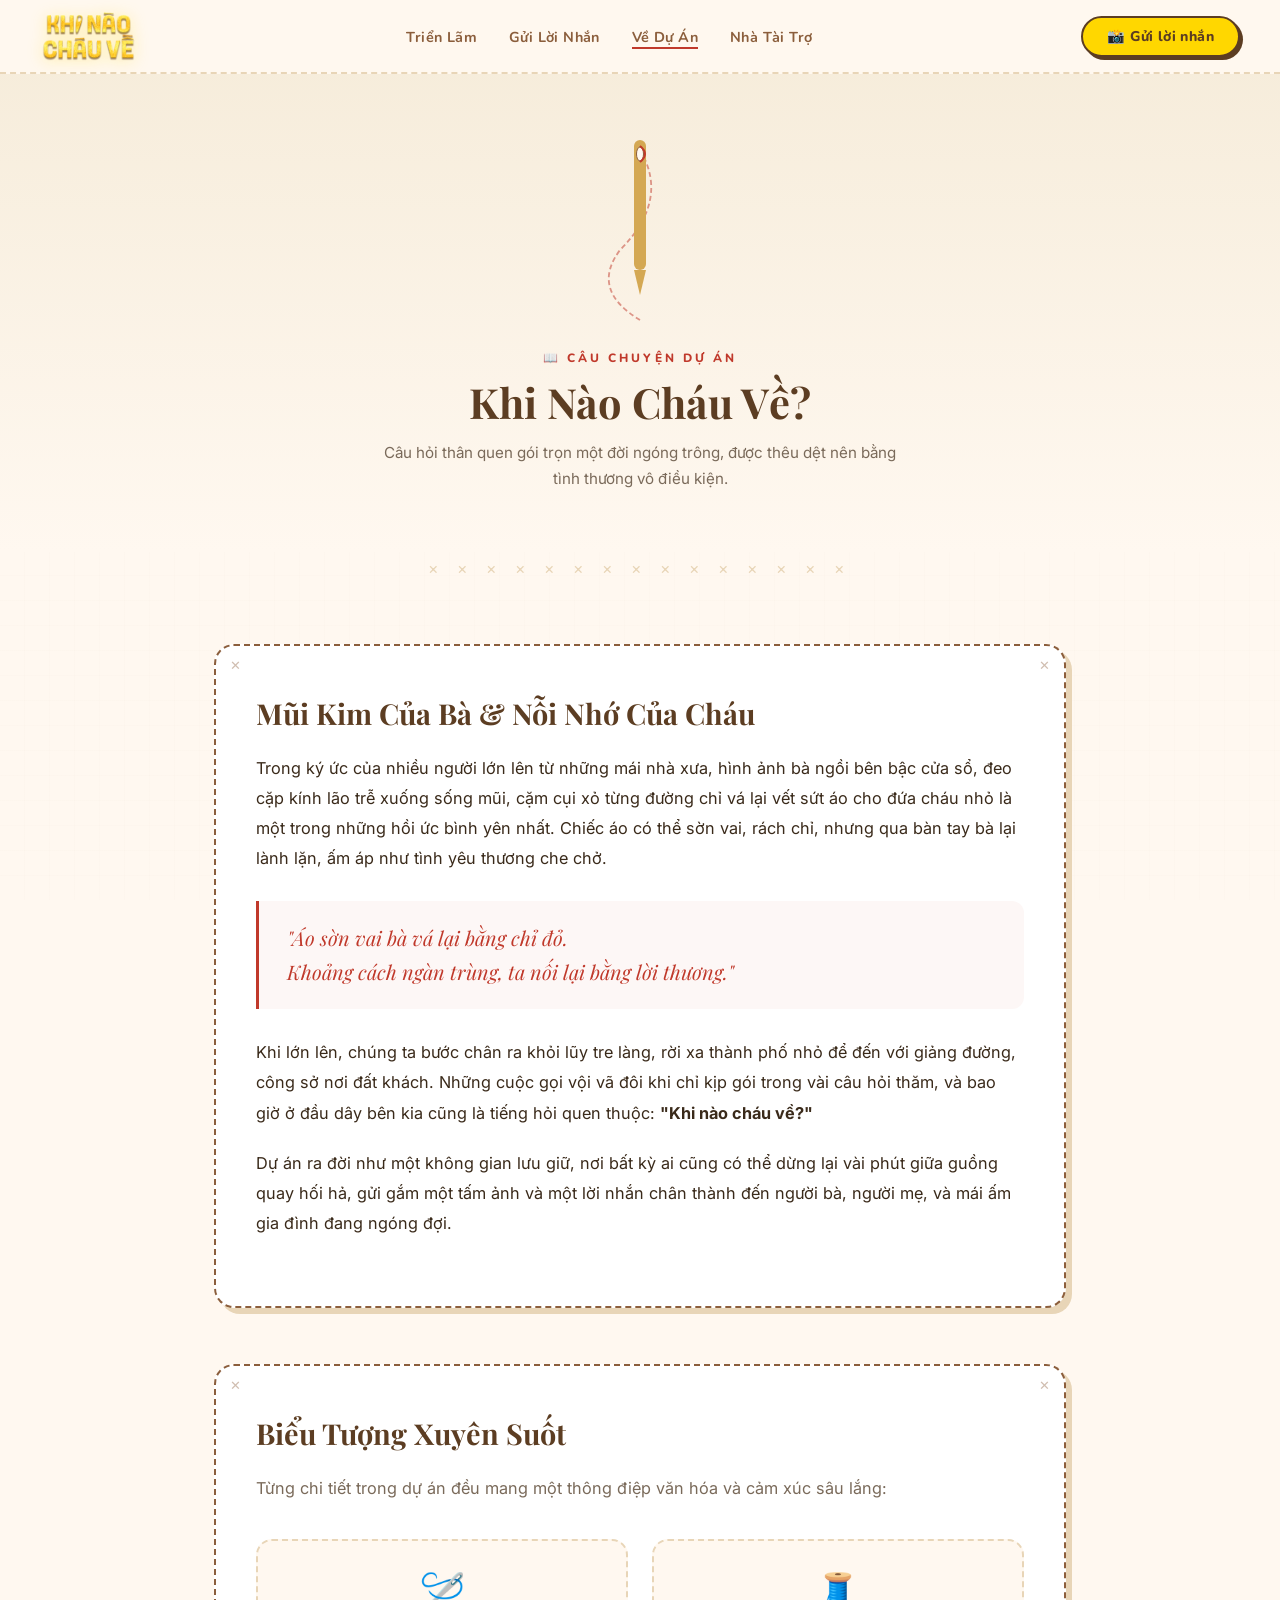
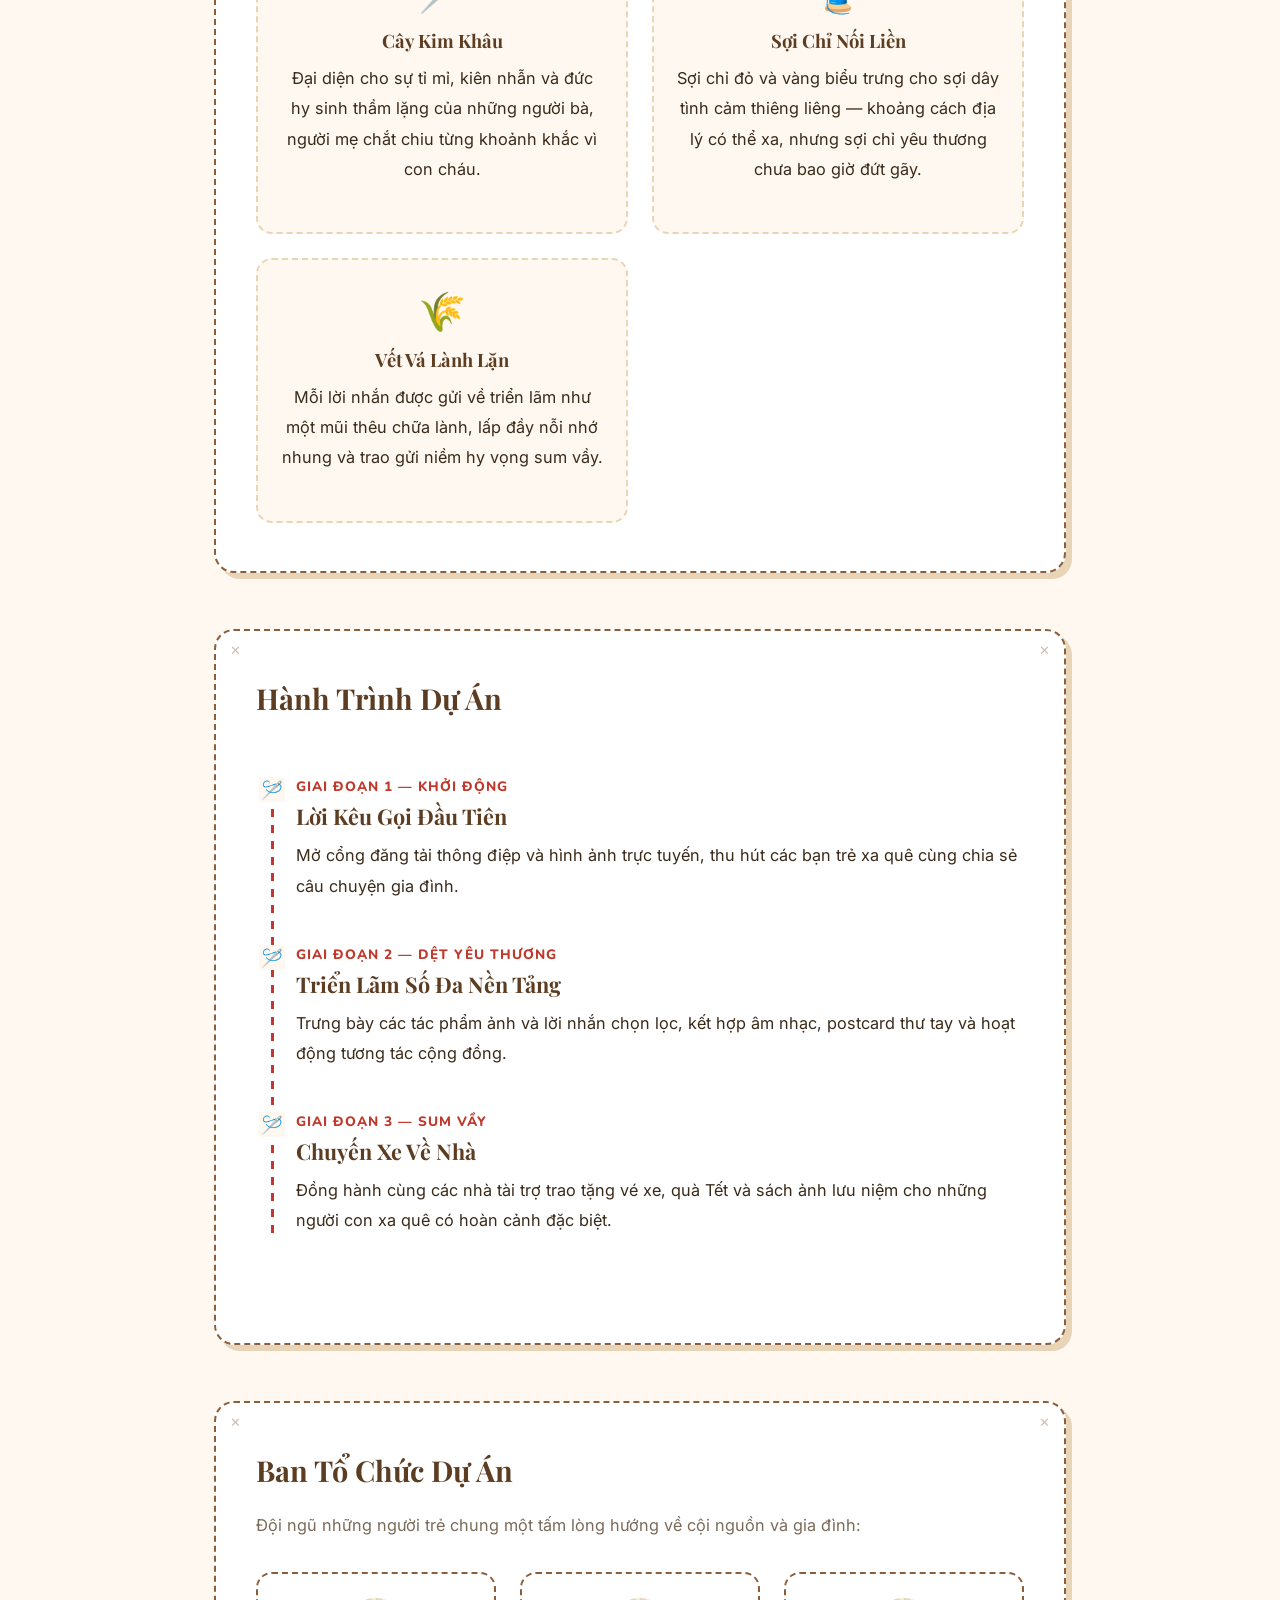
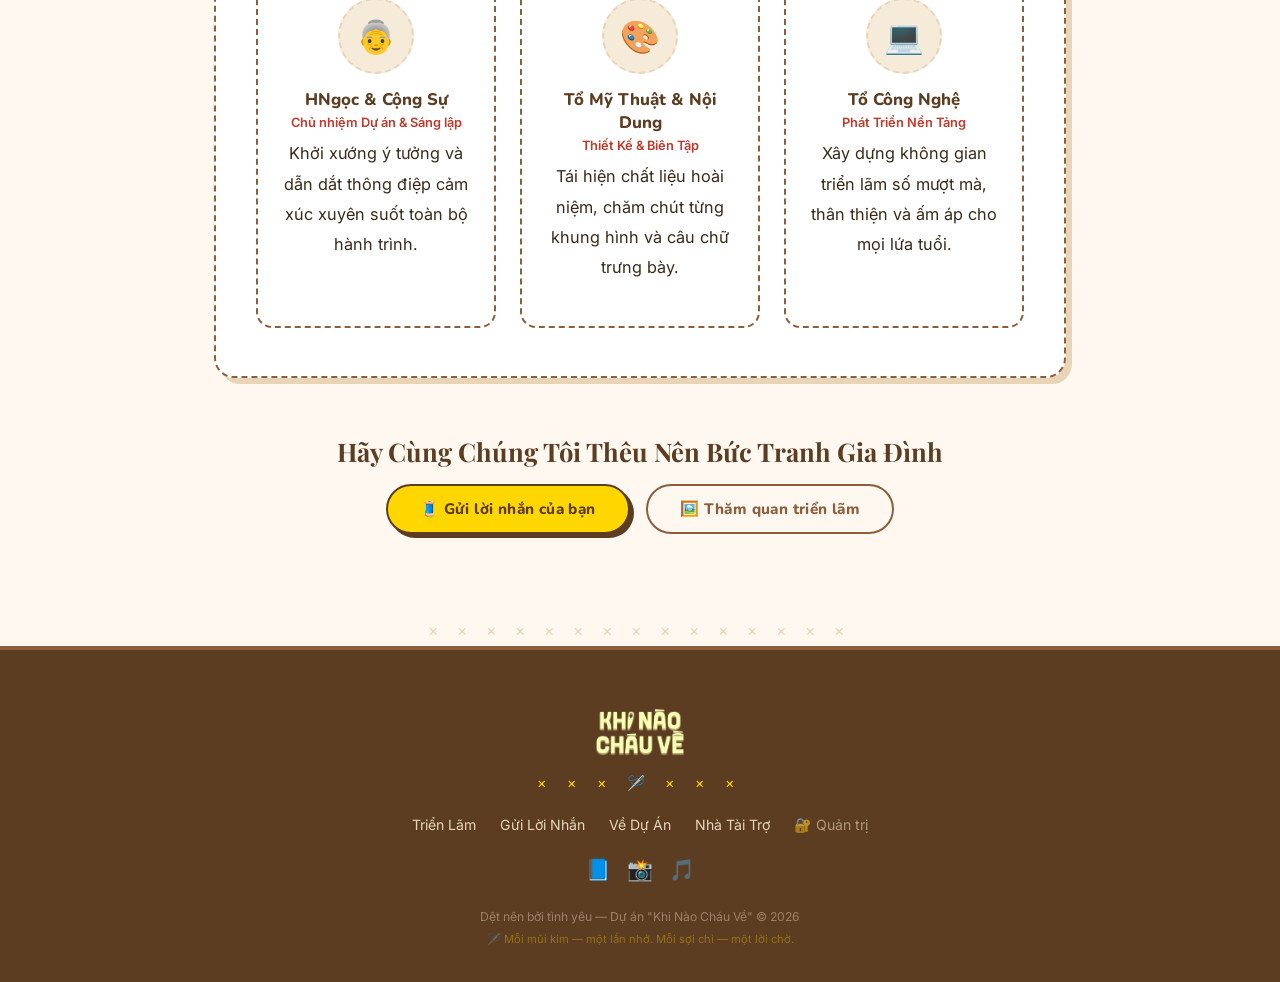
<file: about.html>
<!DOCTYPE html>
<html lang="vi">
<head>
  <meta charset="UTF-8"/>
  <meta name="viewport" content="width=device-width, initial-scale=1.0"/>
  <title>Về Dự Án — Khi Nào Cháu Về</title>
  <link rel="stylesheet" href="css/style.css"/>
  <style>
    .about-hero {
      padding: 130px 48px 60px;
      text-align: center;
      background: linear-gradient(to bottom, var(--cream2), var(--cream));
      position: relative;
    }
    .about-hero-needle {
      width: 100px;
      margin: 0 auto 20px;
      display: block;
    }
    .about-story-container {
      max-width: 900px;
      margin: 0 auto;
      padding: 60px 24px 80px;
    }
    .story-card {
      background: white;
      border: 2px dashed var(--brown);
      border-radius: 20px;
      padding: 48px 40px;
      box-shadow: 6px 6px 0 var(--beige);
      margin-bottom: 56px;
      position: relative;
    }
    .story-card::before { content: '✕'; position: absolute; top: 12px; left: 14px; font-size: .8rem; color: var(--brown); opacity: .4; }
    .story-card::after  { content: '✕'; position: absolute; top: 12px; right: 14px; font-size: .8rem; color: var(--brown); opacity: .4; }

    .story-card h2 {
      font-family: 'Playfair Display', serif;
      font-size: 1.8rem;
      color: var(--brown-dark);
      margin-bottom: 20px;
      line-height: 1.35;
    }
    .story-card p {
      font-size: 1.02rem;
      line-height: 1.85;
      color: var(--text);
      margin-bottom: 20px;
    }
    .story-quote {
      font-family: 'Playfair Display', serif;
      font-style: italic;
      font-size: 1.25rem;
      color: var(--red-thread);
      padding: 20px 28px;
      border-left: 3px solid var(--red-thread);
      background: rgba(192,57,43,.04);
      border-radius: 0 12px 12px 0;
      margin: 28px 0;
      line-height: 1.7;
    }

    /* ── TIMELINE CỘT MỐC (SỢI CHỈ DỌC) ── */
    .timeline-section {
      position: relative;
      margin: 60px 0;
      padding-left: 40px;
    }
    .timeline-line {
      position: absolute;
      top: 0;
      bottom: 0;
      left: 15px;
      width: 3px;
      background: repeating-linear-gradient(to bottom, var(--red-thread), var(--red-thread) 8px, transparent 8px, transparent 16px);
    }
    .timeline-item {
      position: relative;
      margin-bottom: 44px;
    }
    .timeline-item::before {
      content: '🪡';
      position: absolute;
      left: -37px;
      top: 0;
      font-size: 1.1rem;
      background: var(--cream);
      padding: 2px;
    }
    .timeline-date {
      font-family: 'Nunito', sans-serif;
      font-weight: 800;
      font-size: .85rem;
      color: var(--red-thread);
      text-transform: uppercase;
      letter-spacing: 1px;
      margin-bottom: 6px;
    }
    .timeline-title {
      font-family: 'Playfair Display', serif;
      font-size: 1.35rem;
      color: var(--brown-dark);
      margin-bottom: 10px;
    }
    .timeline-desc {
      font-size: .95rem;
      color: var(--text-light);
      line-height: 1.7;
    }

    /* ── BIỂU TƯỢNG Ý NGHĨA ── */
    .symbol-grid {
      display: grid;
      grid-template-columns: repeat(auto-fit, minmax(250px, 1fr));
      gap: 24px;
      margin-top: 36px;
    }
    .symbol-box {
      border: 2px dashed var(--beige);
      border-radius: 16px;
      padding: 28px 22px;
      background: var(--cream);
      text-align: center;
      transition: transform var(--transition), border-color var(--transition);
    }
    .symbol-box:hover {
      transform: translateY(-4px);
      border-color: var(--brown);
    }
    .symbol-icon {
      font-size: 2.4rem;
      margin-bottom: 12px;
    }
    .symbol-title {
      font-family: 'Playfair Display', serif;
      font-size: 1.15rem;
      color: var(--brown-dark);
      margin-bottom: 10px;
    }
    .symbol-desc {
      font-size: .88rem;
      color: var(--text-light);
      line-height: 1.6;
    }

    /* ── ĐỘI NGŨ / BAN TỔ CHỨC ── */
    .team-grid {
      display: grid;
      grid-template-columns: repeat(auto-fit, minmax(220px, 1fr));
      gap: 24px;
      margin-top: 32px;
    }
    .team-card {
      border: 2px dashed var(--brown);
      border-radius: 16px;
      padding: 24px 20px;
      text-align: center;
      background: white;
    }
    .team-avatar {
      width: 76px;
      height: 76px;
      border-radius: 50%;
      background: var(--cream2);
      margin: 0 auto 14px;
      display: flex;
      align-items: center;
      justify-content: center;
      font-size: 2rem;
      border: 2px dashed var(--beige);
    }
    .team-name {
      font-family: 'Nunito', sans-serif;
      font-weight: 800;
      font-size: 1.05rem;
      color: var(--brown-dark);
      margin-bottom: 4px;
    }
    .team-role {
      font-size: .8rem;
      color: var(--red-thread);
      font-weight: 600;
      margin-bottom: 8px;
    }
    .team-desc {
      font-size: .82rem;
      color: var(--text-light);
      line-height: 1.5;
    }

    @media (max-width: 768px) {
      .about-hero { padding: 100px 20px 40px; }
      .story-card { padding: 32px 20px; }
      .timeline-section { padding-left: 32px; }
    }
  </style>
</head>
<body>
<div class="page-wrap">

<!-- NAVBAR -->
<nav class="navbar">
  <a href="index.html" class="nav-logo"><img src="logo.png" alt="Khi Nào Cháu Về"/></a>
  <ul class="nav-links">
    <li><a href="gallery.html">Triển Lãm</a></li>
    <li><a href="upload.html">Gửi Lời Nhắn</a></li>
    <li><a href="about.html" class="active">Về Dự Án</a></li>
    <li><a href="sponsors.html">Nhà Tài Trợ</a></li>
  </ul>
  <a href="upload.html" class="nav-cta">📸 Gửi lời nhắn</a>
  <button class="nav-hamburger"><span></span><span></span><span></span></button>
</nav>

<!-- HERO -->
<div class="about-hero fade-up">
  <!-- Needle SVG -->
  <svg class="about-hero-needle needle-float" viewBox="0 0 100 200" fill="none">
    <path d="M50 20 Q80 70 30 120 Q0 160 50 190" stroke="#C0392B" stroke-width="1.8" fill="none" stroke-dasharray="5 3" opacity=".5"/>
    <rect x="44" y="10" width="12" height="130" rx="6" fill="#D4A853"/>
    <ellipse cx="50" cy="24" rx="3.5" ry="7" fill="#FFF8F0" stroke="#8B5E3C" stroke-width="1"/>
    <polygon points="44,140 56,140 50,165" fill="#D4A853"/>
    <path d="M50 16 Q60 24 50 32" stroke="#C0392B" stroke-width="2" fill="none"/>
  </svg>
  <div class="section-label">📖 Câu chuyện dự án</div>
  <h1 class="section-title">Khi Nào Cháu Về?</h1>
  <p class="section-sub" style="margin: 0 auto;">Câu hỏi thân quen gói trọn một đời ngóng trông, được thêu dệt nên bằng tình thương vô điều kiện.</p>
</div>

<div class="stitch-divider">× × × × × × × × × × × × × × ×</div>

<!-- MAIN STORY CONTENT -->
<div class="about-story-container">

  <!-- Story Block 1 -->
  <div class="story-card fade-up">
    <h2>Mũi Kim Của Bà & Nỗi Nhớ Của Cháu</h2>
    <p>
      Trong ký ức của nhiều người lớn lên từ những mái nhà xưa, hình ảnh bà ngồi bên bậc cửa sổ, đeo cặp kính lão trễ xuống sống mũi, cặm cụi xỏ từng đường chỉ vá lại vết sứt áo cho đứa cháu nhỏ là một trong những hồi ức bình yên nhất. Chiếc áo có thể sờn vai, rách chỉ, nhưng qua bàn tay bà lại lành lặn, ấm áp như tình yêu thương che chở.
    </p>
    <div class="story-quote">
      "Áo sờn vai bà vá lại bằng chỉ đỏ.<br/>
      Khoảng cách ngàn trùng, ta nối lại bằng lời thương."
    </div>
    <p>
      Khi lớn lên, chúng ta bước chân ra khỏi lũy tre làng, rời xa thành phố nhỏ để đến với giảng đường, công sở nơi đất khách. Những cuộc gọi vội vã đôi khi chỉ kịp gói trong vài câu hỏi thăm, và bao giờ ở đầu dây bên kia cũng là tiếng hỏi quen thuộc: <strong>"Khi nào cháu về?"</strong>
    </p>
    <p>
      Dự án ra đời như một không gian lưu giữ, nơi bất kỳ ai cũng có thể dừng lại vài phút giữa guồng quay hối hả, gửi gắm một tấm ảnh và một lời nhắn chân thành đến người bà, người mẹ, và mái ấm gia đình đang ngóng đợi.
    </p>
  </div>

  <!-- Symbolism Section -->
  <div class="story-card fade-up">
    <h2>Biểu Tượng Xuyên Suốt</h2>
    <p style="color:var(--text-light);">Từng chi tiết trong dự án đều mang một thông điệp văn hóa và cảm xúc sâu lắng:</p>

    <div class="symbol-grid">
      <div class="symbol-box">
        <div class="symbol-icon">🪡</div>
        <h3 class="symbol-title">Cây Kim Khâu</h3>
        <p class="symbol-desc">Đại diện cho sự tỉ mỉ, kiên nhẫn và đức hy sinh thầm lặng của những người bà, người mẹ chắt chiu từng khoảnh khắc vì con cháu.</p>
      </div>

      <div class="symbol-box">
        <div class="symbol-icon">🧵</div>
        <h3 class="symbol-title">Sợi Chỉ Nối Liền</h3>
        <p class="symbol-desc">Sợi chỉ đỏ và vàng biểu trưng cho sợi dây tình cảm thiêng liêng — khoảng cách địa lý có thể xa, nhưng sợi chỉ yêu thương chưa bao giờ đứt gãy.</p>
      </div>

      <div class="symbol-box">
        <div class="symbol-icon">🌾</div>
        <h3 class="symbol-title">Vết Vá Lành Lặn</h3>
        <p class="symbol-desc">Mỗi lời nhắn được gửi về triển lãm như một mũi thêu chữa lành, lấp đầy nỗi nhớ nhung và trao gửi niềm hy vọng sum vầy.</p>
      </div>
    </div>
  </div>

  <!-- Timeline Section -->
  <div class="story-card fade-up">
    <h2>Hành Trình Dự Án</h2>
    <div class="timeline-section">
      <div class="timeline-line"></div>

      <div class="timeline-item">
        <div class="timeline-date">Giai đoạn 1 — Khởi động</div>
        <h3 class="timeline-title">Lời Kêu Gọi Đầu Tiên</h3>
        <p class="timeline-desc">Mở cổng đăng tải thông điệp và hình ảnh trực tuyến, thu hút các bạn trẻ xa quê cùng chia sẻ câu chuyện gia đình.</p>
      </div>

      <div class="timeline-item">
        <div class="timeline-date">Giai đoạn 2 — Dệt Yêu Thương</div>
        <h3 class="timeline-title">Triển Lãm Số Đa Nền Tảng</h3>
        <p class="timeline-desc">Trưng bày các tác phẩm ảnh và lời nhắn chọn lọc, kết hợp âm nhạc, postcard thư tay và hoạt động tương tác cộng đồng.</p>
      </div>

      <div class="timeline-item">
        <div class="timeline-date">Giai đoạn 3 — Sum Vầy</div>
        <h3 class="timeline-title">Chuyến Xe Về Nhà</h3>
        <p class="timeline-desc">Đồng hành cùng các nhà tài trợ trao tặng vé xe, quà Tết và sách ảnh lưu niệm cho những người con xa quê có hoàn cảnh đặc biệt.</p>
      </div>
    </div>
  </div>

  <!-- Team / Organizer Section -->
  <div class="story-card fade-up">
    <h2>Ban Tổ Chức Dự Án</h2>
    <p style="color:var(--text-light); margin-bottom: 24px;">Đội ngũ những người trẻ chung một tấm lòng hướng về cội nguồn và gia đình:</p>
    <div class="team-grid">
      <div class="team-card">
        <div class="team-avatar">👵</div>
        <div class="team-name">HNgọc & Cộng Sự</div>
        <div class="team-role">Chủ nhiệm Dự án & Sáng lập</div>
        <p class="team-desc">Khởi xướng ý tưởng và dẫn dắt thông điệp cảm xúc xuyên suốt toàn bộ hành trình.</p>
      </div>

      <div class="team-card">
        <div class="team-avatar">🎨</div>
        <div class="team-name">Tổ Mỹ Thuật & Nội Dung</div>
        <div class="team-role">Thiết Kế & Biên Tập</div>
        <p class="team-desc">Tái hiện chất liệu hoài niệm, chăm chút từng khung hình và câu chữ trưng bày.</p>
      </div>

      <div class="team-card">
        <div class="team-avatar">💻</div>
        <div class="team-name">Tổ Công Nghệ</div>
        <div class="team-role">Phát Triển Nền Tảng</div>
        <p class="team-desc">Xây dựng không gian triển lãm số mượt mà, thân thiện và ấm áp cho mọi lứa tuổi.</p>
      </div>
    </div>
  </div>

  <!-- Action CTA -->
  <div style="text-align: center; margin-top: 40px;" class="fade-up">
    <h3 style="font-family:'Playfair Display',serif; font-size: 1.6rem; color: var(--brown-dark); margin-bottom: 16px;">
      Hãy Cùng Chúng Tôi Thêu Nên Bức Tranh Gia Đình
    </h3>
    <div style="display:flex; gap:16px; justify-content:center; flex-wrap:wrap;">
      <a href="upload.html" class="btn btn-primary">🧵 Gửi lời nhắn của bạn</a>
      <a href="gallery.html" class="btn btn-outline">🖼️ Thăm quan triển lãm</a>
    </div>
  </div>

</div>

<div class="stitch-divider">× × × × × × × × × × × × × × ×</div>

<!-- FOOTER -->
<footer class="site-footer">
  <img class="footer-logo" src="logo.png" alt="Khi Nào Cháu Về"/>
  <div class="footer-stitch">× × × 🪡 × × ×</div>
  <div class="footer-links">
    <a href="gallery.html">Triển Lãm</a>
    <a href="upload.html">Gửi Lời Nhắn</a>
    <a href="about.html">Về Dự Án</a>
    <a href="sponsors.html">Nhà Tài Trợ</a>
    <a href="admin.html" style="opacity:0.6;" title="Khu vực ban tổ chức">🔐 Quản trị</a>
  </div>
  <div class="footer-socials">
    <a href="#">📘</a><a href="#">📸</a><a href="#">🎵</a>
  </div>
  <div class="footer-copy">Dệt nên bởi tình yêu — Dự án "Khi Nào Cháu Về" © 2026</div>
  <div class="footer-tagline">🪡 Mỗi mũi kim — một lần nhớ. Mỗi sợi chỉ — một lời chờ.</div>
</footer>

</div>

<script src="js/data.js"></script>
<script src="js/main.js"></script>
</body>
</html>
</file>
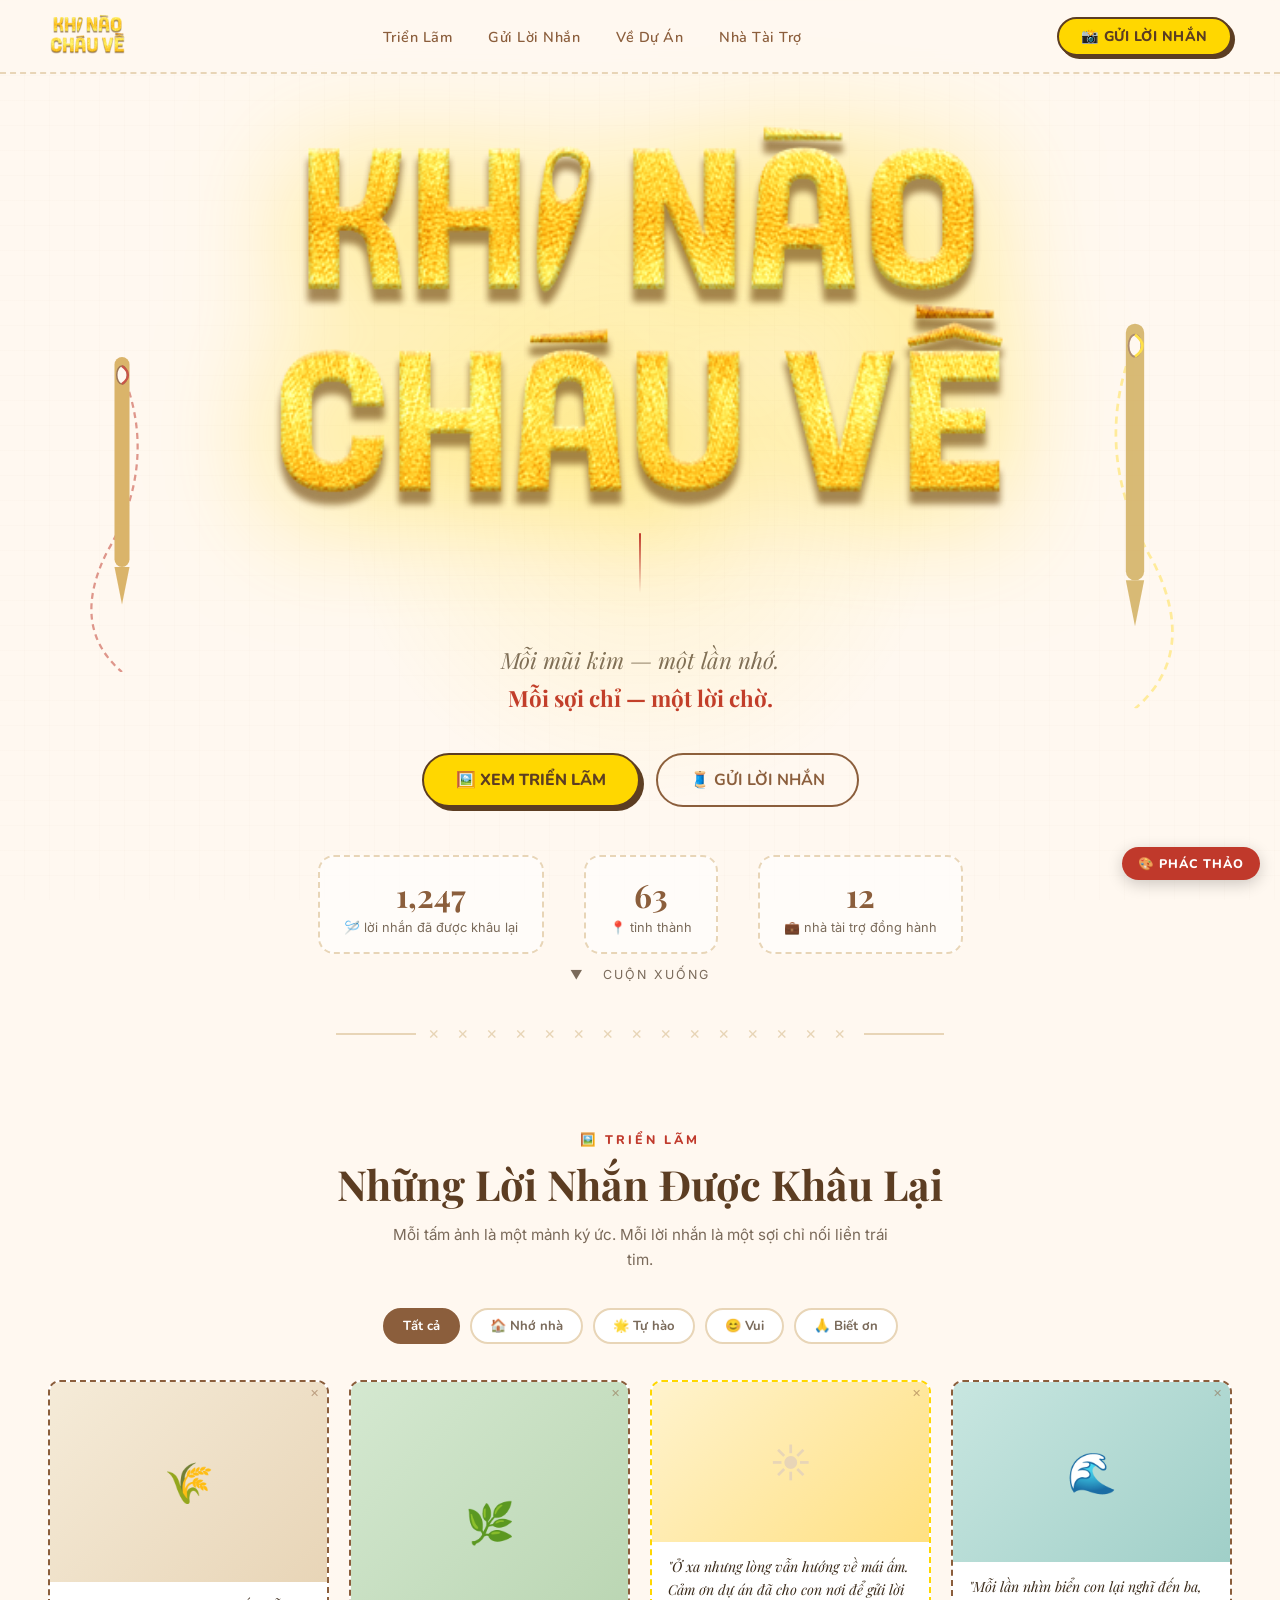
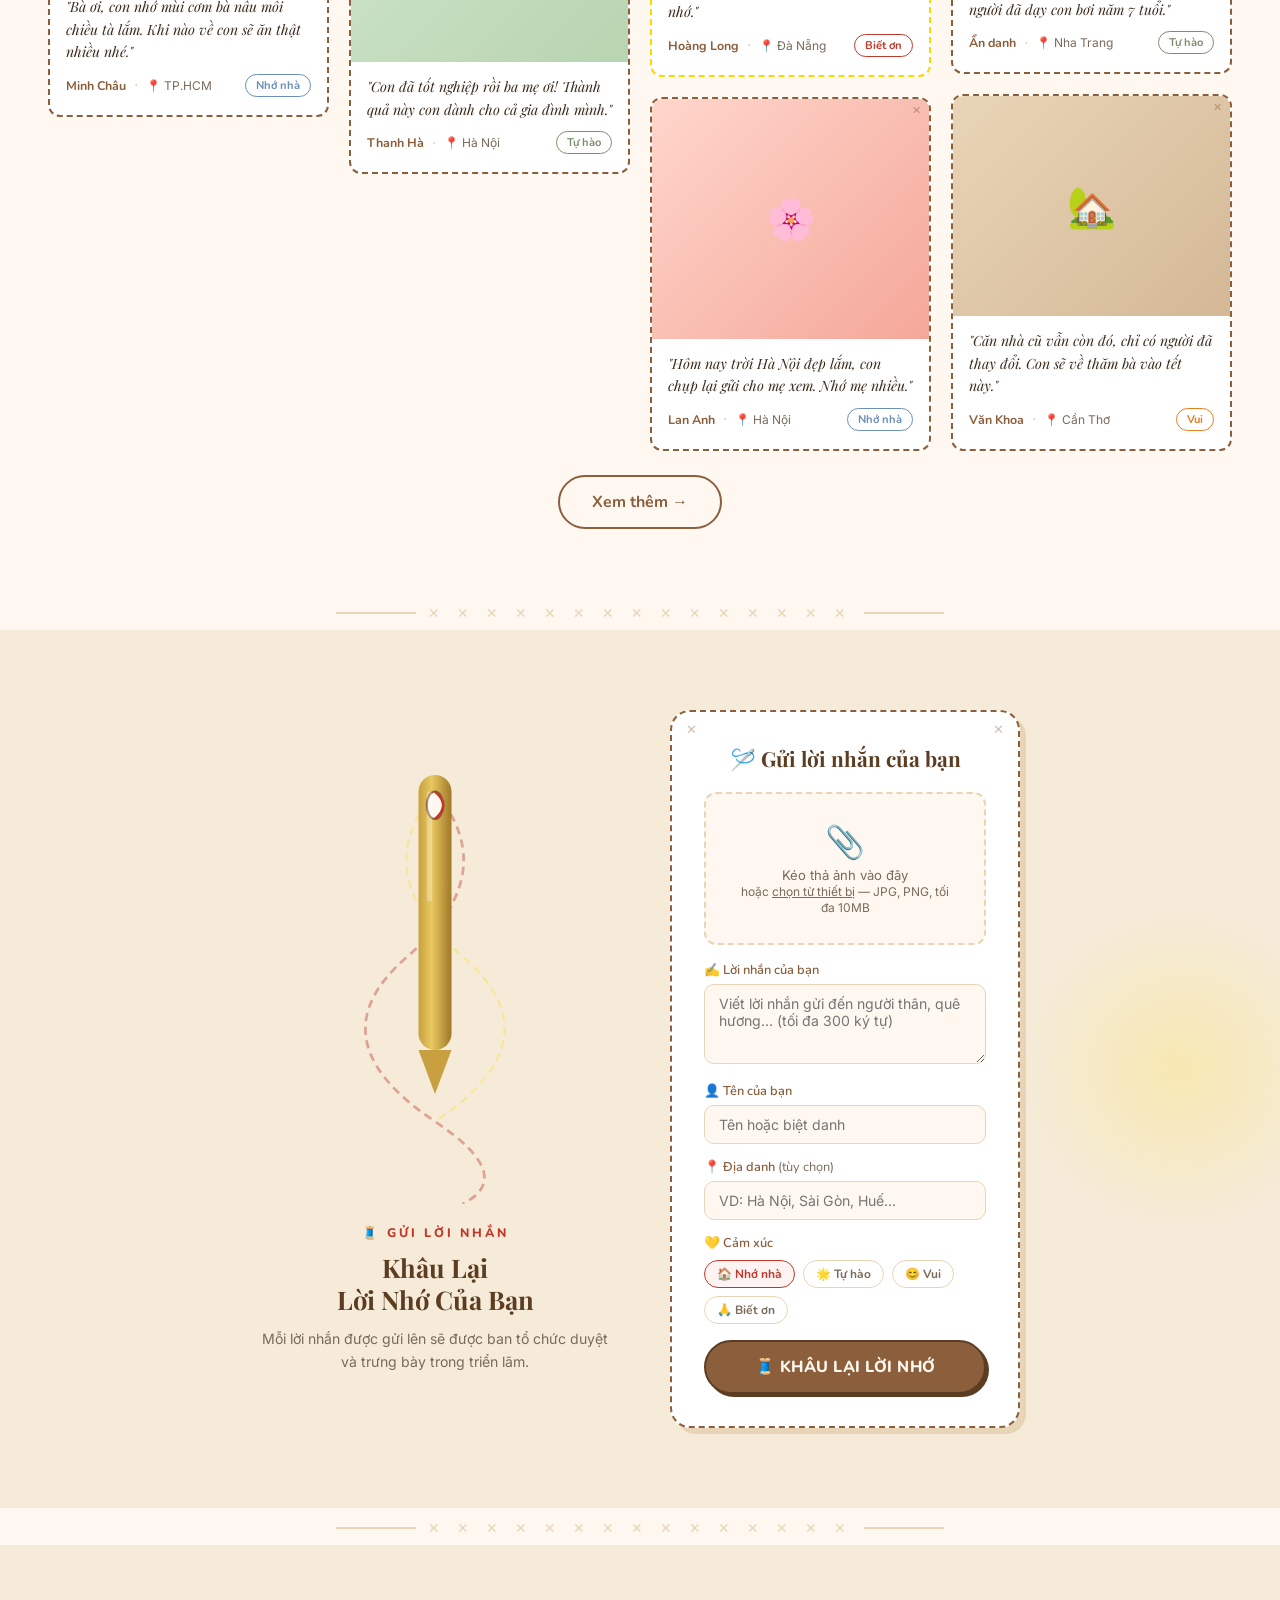
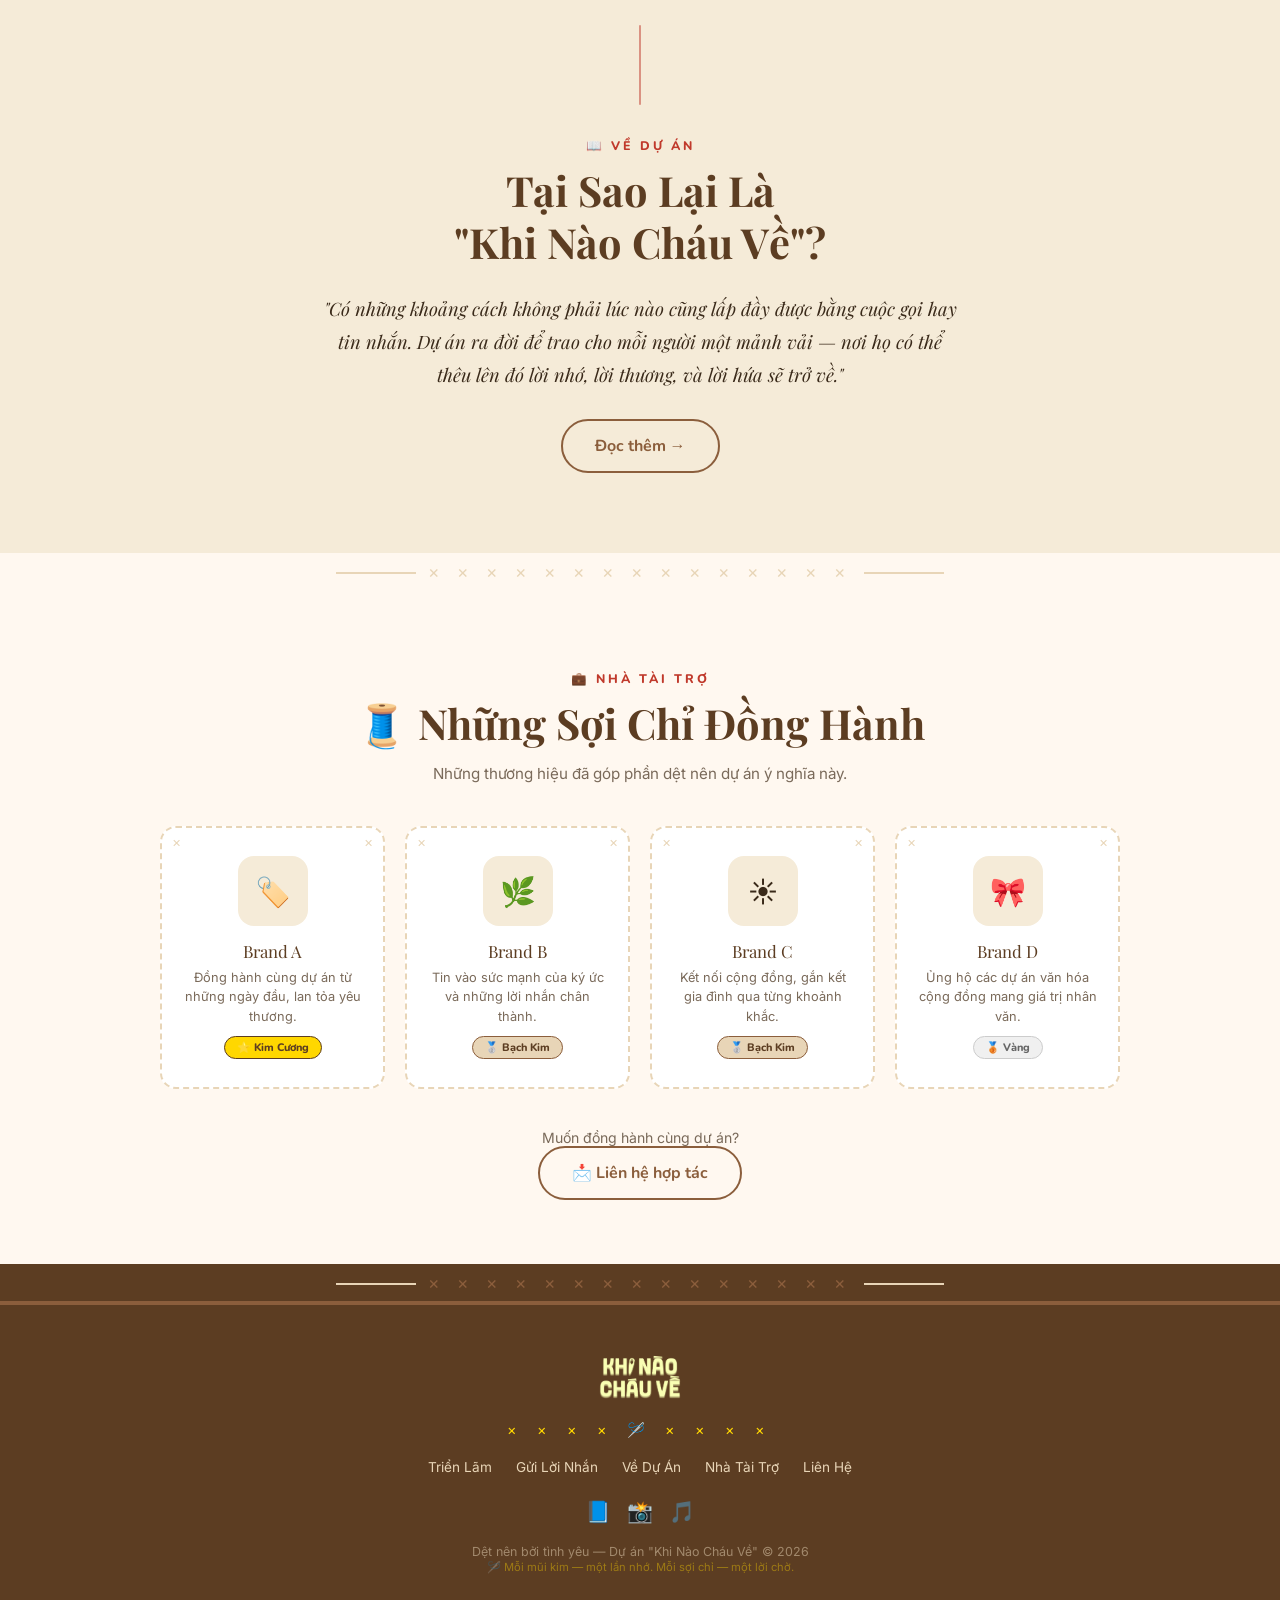
<file: mockup.html>
<!DOCTYPE html>
<html lang="vi">
<head>
  <meta charset="UTF-8" />
  <meta name="viewport" content="width=device-width, initial-scale=1.0"/>
  <title>Khi Nào Cháu Về — Phác thảo giao diện</title>
  <link href="https://fonts.googleapis.com/css2?family=Playfair+Display:ital,wght@0,400;0,600;0,700;1,400;1,600&family=Inter:wght@300;400;500;600&family=Nunito:wght@300;400;600;700;800&display=swap" rel="stylesheet"/>

  <style>
    *, *::before, *::after { box-sizing: border-box; margin: 0; padding: 0; }

    :root {
      --cream:    #FFF8F0;
      --cream2:   #F5EBD8;
      --brown:    #8B5E3C;
      --brown-dark: #5C3D22;
      --yellow:   #FFD700;
      --yellow2:  #E6B800;
      --sage:     #7C9070;
      --red-thread: #C0392B;
      --beige:    #E8D5B7;
      --text:     #3A2A1A;
      --text-light: #7A6A5A;
    }

    html { scroll-behavior: smooth; }

    body {
      font-family: 'Inter', sans-serif;
      background: var(--cream);
      color: var(--text);
      overflow-x: hidden;
    }

    /* ═══ TEXTURE OVERLAY ═══ */
    body::before {
      content: '';
      position: fixed; inset: 0; pointer-events: none; z-index: 0;
      background-image:
        repeating-linear-gradient(0deg, transparent, transparent 24px, rgba(139,94,60,.03) 25px),
        repeating-linear-gradient(90deg, transparent, transparent 24px, rgba(139,94,60,.03) 25px);
    }

    /* ═══ NAVBAR ═══ */
    nav {
      position: fixed; top: 0; width: 100%; z-index: 100;
      background: rgba(255,248,240,.95);
      backdrop-filter: blur(10px);
      border-bottom: 2px dashed var(--beige);
      padding: 12px 48px;
      display: flex; align-items: center; justify-content: space-between;
    }
    .nav-logo img { height: 44px; object-fit: contain; }
    .nav-links { display: flex; gap: 36px; list-style: none; }
    .nav-links a {
      font-family: 'Nunito', sans-serif; font-weight: 600; font-size: .9rem;
      color: var(--brown); text-decoration: none; letter-spacing: .5px;
      position: relative; padding-bottom: 2px;
    }
    .nav-links a::after {
      content: ''; position: absolute; bottom: 0; left: 0; width: 0; height: 2px;
      background: var(--red-thread); transition: width .3s;
    }
    .nav-links a:hover::after { width: 100%; }
    .nav-cta {
      background: var(--yellow); color: var(--brown-dark);
      font-family: 'Nunito', sans-serif; font-weight: 800;
      border: 2.5px solid var(--brown-dark); border-radius: 50px;
      padding: 8px 22px; font-size: .88rem; cursor: pointer;
      text-decoration: none; letter-spacing: .5px;
      transition: transform .2s, box-shadow .2s;
      box-shadow: 3px 3px 0 var(--brown-dark);
    }
    .nav-cta:hover { transform: translate(-2px,-2px); box-shadow: 5px 5px 0 var(--brown-dark); }

    /* ═══ HERO ═══ */
    .hero {
      min-height: 100vh; display: flex; align-items: center; justify-content: center;
      flex-direction: column; padding: 100px 24px 60px; position: relative; overflow: hidden;
      text-align: center;
    }

    /* background decorative circles */
    .hero::before {
      content: '';
      position: absolute; width: 600px; height: 600px; border-radius: 50%;
      background: radial-gradient(circle, rgba(255,215,0,.12) 0%, transparent 70%);
      top: 50%; left: 50%; transform: translate(-50%,-50%);
      pointer-events: none;
    }

    /* Needle SVG — left side */
    .needle-deco {
      position: absolute; left: 6%; top: 50%; transform: translateY(-50%);
      width: 90px; opacity: .85;
      animation: needle-sway 4s ease-in-out infinite;
    }
    @keyframes needle-sway {
      0%,100% { transform: translateY(-50%) rotate(-3deg); }
      50%      { transform: translateY(-52%) rotate(3deg); }
    }

    /* Thread line from logo down */
    .thread-line {
      width: 2px; height: 44px;
      background: linear-gradient(to bottom, var(--red-thread), transparent);
      margin: 0 auto 20px; border-radius: 2px;
      animation: thread-grow 2s ease-out forwards;
    }
    @keyframes thread-grow {
      from { height: 0; opacity: 0; }
      to   { height: 60px; opacity: 1; }
    }

    .hero-logo {
      width: min(780px, 94vw);
      filter: drop-shadow(0 12px 60px rgba(255,215,0,.6));
      animation: logo-in .8s cubic-bezier(.22,1,.36,1) forwards;
      opacity: 0; transform: translateY(20px);
    }
    @keyframes logo-in {
      to { opacity: 1; transform: translateY(0); }
    }

    .hero-slogan {
      font-family: 'Playfair Display', serif; font-style: italic;
      font-size: clamp(1.05rem, 2.4vw, 1.4rem); color: var(--text-light);
      margin: 28px 0 36px; max-width: 540px; line-height: 1.7;
    }
    .hero-slogan strong { color: var(--red-thread); font-style: normal; }

    .hero-buttons { display: flex; gap: 16px; flex-wrap: wrap; justify-content: center; margin-bottom: 48px; }
    .btn-primary {
      background: var(--yellow); color: var(--brown-dark);
      font-family: 'Nunito', sans-serif; font-weight: 800; font-size: 1rem;
      border: 2.5px solid var(--brown-dark); border-radius: 50px;
      padding: 14px 32px; cursor: pointer; text-decoration: none;
      box-shadow: 4px 4px 0 var(--brown-dark);
      transition: transform .2s, box-shadow .2s;
    }
    .btn-primary:hover { transform: translate(-3px,-3px); box-shadow: 7px 7px 0 var(--brown-dark); }
    .btn-outline {
      background: transparent; color: var(--brown);
      font-family: 'Nunito', sans-serif; font-weight: 700; font-size: 1rem;
      border: 2.5px solid var(--brown); border-radius: 50px;
      padding: 14px 32px; cursor: pointer; text-decoration: none;
      transition: background .2s, color .2s;
    }
    .btn-outline:hover { background: var(--brown); color: var(--cream); }

    /* Stats */
    .hero-stats {
      display: flex; gap: 40px; flex-wrap: wrap; justify-content: center;
    }
    .stat {
      text-align: center;
      padding: 16px 24px;
      border: 2px dashed var(--beige);
      border-radius: 16px;
      background: rgba(255,255,255,.6);
    }
    .stat-num {
      font-family: 'Playfair Display', serif; font-size: 2rem; font-weight: 700;
      color: var(--brown); display: block;
    }
    .stat-label { font-size: .8rem; color: var(--text-light); margin-top: 2px; }

    /* ═══ DIVIDER (stitching) ═══ */
    .stitch-divider {
      text-align: center; color: var(--beige);
      font-size: 1.1rem; letter-spacing: 6px;
      margin: 0; padding: 8px 0;
      position: relative;
    }
    .stitch-divider::before,
    .stitch-divider::after {
      content: '';
      display: inline-block; width: 80px; height: 2px;
      background: var(--beige); vertical-align: middle; margin: 0 12px;
    }

    /* ═══ SECTION COMMON ═══ */
    section { padding: 80px 48px; position: relative; z-index: 1; }
    .section-label {
      font-family: 'Nunito', sans-serif; font-weight: 800;
      font-size: .78rem; letter-spacing: 3px; text-transform: uppercase;
      color: var(--red-thread); margin-bottom: 10px;
    }
    .section-title {
      font-family: 'Playfair Display', serif; font-size: clamp(1.8rem, 3.5vw, 2.6rem);
      color: var(--brown-dark); line-height: 1.25; margin-bottom: 12px;
    }
    .section-sub {
      font-size: .95rem; color: var(--text-light); max-width: 500px; line-height: 1.65;
    }

    /* ═══ GALLERY ═══ */
    .gallery-section { background: var(--cream); }
    .gallery-header { text-align: center; margin-bottom: 36px; }

    /* Filter tags */
    .filter-bar {
      display: flex; gap: 10px; flex-wrap: wrap; justify-content: center; margin-bottom: 36px;
    }
    .filter-tag {
      font-family: 'Nunito', sans-serif; font-weight: 700; font-size: .82rem;
      padding: 7px 18px; border-radius: 50px;
      border: 2px solid var(--beige); background: white;
      color: var(--text-light); cursor: pointer;
      transition: all .2s;
    }
    .filter-tag.active, .filter-tag:hover {
      border-color: var(--brown); background: var(--brown); color: white;
    }

    /* Masonry grid */
    .masonry {
      columns: 4; column-gap: 20px;
      max-width: 1200px; margin: 0 auto;
    }
    @media (max-width: 1100px) { .masonry { columns: 3; } }
    @media (max-width: 768px)  { .masonry { columns: 2; } }

    .card {
      break-inside: avoid; margin-bottom: 20px;
      background: white;
      border: 2px dashed var(--brown);
      border-radius: 12px; overflow: hidden;
      position: relative;
      transition: transform .25s, box-shadow .25s;
      cursor: pointer;
    }
    .card:hover {
      transform: translateY(-6px) rotate(.5deg);
      box-shadow: 8px 8px 0 var(--beige);
    }

    /* Stitch corners */
    .card::before, .card::after {
      content: '✕';
      position: absolute; font-size: .7rem; color: var(--brown); opacity: .5;
      line-height: 1;
    }
    .card::before { top: 6px; left: 8px; }
    .card::after  { top: 6px; right: 8px; }

    .card-img {
      width: 100%; display: block;
      background: var(--cream2);
      position: relative; overflow: hidden;
    }
    .card-img-placeholder {
      width: 100%; display: flex; align-items: center; justify-content: center;
      font-size: 2.5rem; color: var(--beige);
    }
    .card-body { padding: 14px 16px 18px; }
    .card-message {
      font-family: 'Playfair Display', serif; font-style: italic;
      font-size: .88rem; color: var(--text); line-height: 1.6; margin-bottom: 10px;
    }
    .card-meta {
      display: flex; align-items: center; gap: 8px; flex-wrap: wrap;
    }
    .card-name {
      font-family: 'Nunito', sans-serif; font-weight: 700;
      font-size: .78rem; color: var(--brown);
    }
    .card-dot { color: var(--beige); }
    .card-location { font-size: .75rem; color: var(--text-light); }
    .card-tag {
      margin-left: auto;
      font-size: .7rem; font-family: 'Nunito', sans-serif; font-weight: 700;
      padding: 3px 10px; border-radius: 50px;
      border: 1.5px solid currentColor;
    }
    .tag-miss    { color: #6B8FB5; }
    .tag-proud   { color: var(--sage); }
    .tag-happy   { color: #E67E22; }
    .tag-gratitude { color: var(--red-thread); }

    /* Sponsor badge on card */
    .card-sponsor-badge {
      position: absolute; top: 10px; left: 10px;
      background: var(--yellow); color: var(--brown-dark);
      font-family: 'Nunito', sans-serif; font-weight: 800;
      font-size: .65rem; padding: 3px 10px; border-radius: 50px;
      border: 1.5px solid var(--brown-dark);
    }

    /* ═══ UPLOAD SECTION ═══ */
    .upload-section {
      background: var(--cream2);
      position: relative; overflow: hidden;
    }
    .upload-section::before {
      content: '';
      position: absolute; right: -60px; top: 50%; transform: translateY(-50%);
      width: 320px; height: 320px; border-radius: 50%;
      background: radial-gradient(circle, rgba(255,215,0,.18) 0%, transparent 70%);
      pointer-events: none;
    }

    .upload-inner {
      max-width: 760px; margin: 0 auto; display: grid;
      grid-template-columns: 1fr 1fr; gap: 60px; align-items: center;
    }
    @media (max-width: 768px) { .upload-inner { grid-template-columns: 1fr; } }

    .upload-needle {
      width: 100%; max-width: 220px; margin: 0 auto; display: block;
      animation: needle-float 3s ease-in-out infinite;
    }
    @keyframes needle-float {
      0%,100% { transform: translateY(0) rotate(-5deg); }
      50%      { transform: translateY(-12px) rotate(5deg); }
    }

    .form-box {
      background: white;
      border: 2px dashed var(--brown);
      border-radius: 20px; padding: 32px;
      box-shadow: 6px 6px 0 var(--beige);
      position: relative;
    }
    .form-box::before { content: '✕'; position: absolute; top: 10px; left: 14px; font-size: .8rem; color: var(--brown); opacity: .4; }
    .form-box::after  { content: '✕'; position: absolute; top: 10px; right: 14px; font-size: .8rem; color: var(--brown); opacity: .4; }

    .form-title {
      font-family: 'Playfair Display', serif; font-size: 1.3rem;
      color: var(--brown-dark); margin-bottom: 20px; text-align: center;
    }
    .drop-zone {
      border: 2px dashed var(--beige); border-radius: 12px;
      padding: 28px; text-align: center; background: var(--cream);
      margin-bottom: 16px; cursor: pointer; transition: border-color .2s;
    }
    .drop-zone:hover { border-color: var(--brown); }
    .drop-zone-icon { font-size: 2rem; margin-bottom: 6px; }
    .drop-zone p { font-size: .82rem; color: var(--text-light); }

    .form-group { margin-bottom: 14px; }
    .form-group label {
      display: block; font-size: .8rem; font-weight: 600;
      color: var(--brown); margin-bottom: 5px;
      font-family: 'Nunito', sans-serif;
    }
    .form-control {
      width: 100%; padding: 10px 14px;
      border: 1.5px solid var(--beige); border-radius: 10px;
      font-family: 'Inter', sans-serif; font-size: .88rem;
      color: var(--text); background: var(--cream);
      outline: none; transition: border-color .2s;
    }
    .form-control:focus { border-color: var(--brown); }
    textarea.form-control { resize: vertical; min-height: 80px; }

    .emotion-row {
      display: flex; gap: 8px; flex-wrap: wrap; margin-bottom: 16px;
    }
    .emotion-chip {
      font-size: .75rem; font-family: 'Nunito', sans-serif; font-weight: 700;
      padding: 5px 12px; border-radius: 50px;
      border: 1.5px solid var(--beige); background: white;
      cursor: pointer; transition: all .2s; color: var(--text-light);
    }
    .emotion-chip:hover, .emotion-chip.active {
      border-color: var(--red-thread); color: var(--red-thread);
      background: rgba(192,57,43,.06);
    }

    .btn-submit {
      width: 100%; padding: 14px;
      background: var(--brown); color: var(--cream);
      font-family: 'Nunito', sans-serif; font-weight: 800; font-size: 1rem;
      border: 2.5px solid var(--brown-dark); border-radius: 50px;
      cursor: pointer; letter-spacing: .5px;
      box-shadow: 3px 3px 0 var(--brown-dark);
      transition: transform .2s, box-shadow .2s;
      display: flex; align-items: center; justify-content: center; gap: 8px;
    }
    .btn-submit:hover { transform: translate(-2px,-2px); box-shadow: 5px 5px 0 var(--brown-dark); }

    /* ═══ SPONSOR SECTION ═══ */
    .sponsor-section { background: var(--cream); }
    .sponsor-header { text-align: center; margin-bottom: 40px; }

    .sponsor-grid {
      display: grid; grid-template-columns: repeat(auto-fit, minmax(220px, 1fr));
      gap: 20px; max-width: 960px; margin: 0 auto;
    }
    .sponsor-card {
      border: 2px dashed var(--beige); border-radius: 16px;
      padding: 28px 20px; text-align: center; background: white;
      transition: transform .2s, box-shadow .2s; cursor: pointer;
      position: relative;
    }
    .sponsor-card::before { content: '✕'; position: absolute; top: 8px; left: 10px; font-size: .7rem; color: var(--beige); }
    .sponsor-card::after  { content: '✕'; position: absolute; top: 8px; right: 10px; font-size: .7rem; color: var(--beige); }
    .sponsor-card:hover { transform: translateY(-4px); box-shadow: 6px 6px 0 var(--beige); border-color: var(--brown); }
    .sponsor-logo-box {
      width: 70px; height: 70px; border-radius: 16px;
      background: var(--cream2); margin: 0 auto 14px;
      display: flex; align-items: center; justify-content: center;
      font-size: 1.8rem;
    }
    .sponsor-name {
      font-family: 'Playfair Display', serif; font-size: 1.05rem;
      color: var(--brown-dark); margin-bottom: 6px;
    }
    .sponsor-desc { font-size: .8rem; color: var(--text-light); line-height: 1.5; }
    .sponsor-tier {
      display: inline-block; margin-top: 10px;
      font-size: .68rem; font-family: 'Nunito', sans-serif; font-weight: 800;
      padding: 3px 12px; border-radius: 50px;
      background: var(--yellow); color: var(--brown-dark);
      border: 1.5px solid var(--brown-dark);
    }

    /* ═══ FOOTER ═══ */
    footer {
      background: var(--brown-dark); color: var(--cream);
      padding: 48px; text-align: center;
      border-top: 4px solid var(--brown);
    }
    .footer-logo { height: 48px; filter: brightness(0) invert(1) sepia(1) saturate(5) hue-rotate(5deg); margin-bottom: 16px; }
    .footer-stitch {
      letter-spacing: 8px; color: var(--yellow); font-size: .9rem; margin-bottom: 20px;
    }
    .footer-links { display: flex; gap: 24px; justify-content: center; flex-wrap: wrap; margin-bottom: 24px; }
    .footer-links a { color: var(--beige); text-decoration: none; font-size: .85rem; }
    .footer-links a:hover { color: var(--yellow); }
    .footer-copy { font-size: .78rem; color: rgba(232,213,183,.5); margin-top: 8px; }

    /* ═══ NEEDLE SVG INLINE ═══ */
    .needle-svg-hero {
      position: absolute; right: 7%; top: 50%; transform: translateY(-50%);
      width: 110px; opacity: .7;
      animation: needle-sway 5s ease-in-out infinite;
    }

    /* ═══ ABOUT TEASER ═══ */
    .about-section {
      background: var(--cream2); text-align: center;
      position: relative; overflow: hidden;
    }
    .about-thread-line {
      width: 2px; height: 80px; background: var(--red-thread);
      margin: 0 auto 32px; border-radius: 2px; opacity: .5;
    }
    .about-content { max-width: 640px; margin: 0 auto; }
    .about-content p {
      font-family: 'Playfair Display', serif; font-style: italic;
      font-size: 1.15rem; color: var(--text); line-height: 1.8;
    }

    /* scroll hint */
    .scroll-hint {
      position: absolute; bottom: 32px; left: 50%; transform: translateX(-50%);
      font-size: .78rem; color: var(--text-light); letter-spacing: 2px;
      text-transform: uppercase; animation: bounce .9s ease-in-out infinite;
    }
    @keyframes bounce { 0%,100%{transform:translateX(-50%) translateY(0)} 50%{transform:translateX(-50%) translateY(6px)} }

    /* ═══ MOCKUP LABEL ═══ */
    .mockup-badge {
      position: fixed; bottom: 20px; right: 20px; z-index: 999;
      background: var(--red-thread); color: white;
      font-family: 'Nunito', sans-serif; font-weight: 800; font-size: .78rem;
      padding: 8px 16px; border-radius: 50px; letter-spacing: 1px;
      box-shadow: 0 4px 16px rgba(0,0,0,.2);
    }
  </style>
</head>
<body>

<!-- MOCKUP BADGE -->
<div class="mockup-badge">🎨 PHÁC THẢO</div>

<!-- ═══ NAVBAR ═══ -->
<nav>
  <div class="nav-logo">
    <img src="logo.png" alt="Khi Nào Cháu Về" />
  </div>
  <ul class="nav-links">
    <li><a href="#gallery">Triển Lãm</a></li>
    <li><a href="#upload">Gửi Lời Nhắn</a></li>
    <li><a href="#about">Về Dự Án</a></li>
    <li><a href="#sponsors">Nhà Tài Trợ</a></li>
  </ul>
  <a href="#upload" class="nav-cta">📸 GỬI LỜI NHẮN</a>
</nav>


<!-- ═══ HERO ═══ -->
<section class="hero">

  <!-- Needle deco left -->
  <svg class="needle-deco" viewBox="0 0 60 220" fill="none" xmlns="http://www.w3.org/2000/svg">
    <!-- thread curve -->
    <path d="M30 20 Q55 80 20 140 Q-5 190 30 220" stroke="#C0392B" stroke-width="1.5" fill="none" stroke-dasharray="4 3" opacity=".6"/>
    <!-- needle body -->
    <rect x="25" y="10" width="10" height="140" rx="5" fill="#D4A853" />
    <!-- needle eye -->
    <ellipse cx="30" cy="22" rx="3.5" ry="6" fill="#FFF8F0" stroke="#8B5E3C" stroke-width="1"/>
    <!-- needle tip -->
    <polygon points="25,150 35,150 30,175" fill="#D4A853"/>
    <!-- thread through eye -->
    <path d="M30 16 Q38 22 30 28" stroke="#C0392B" stroke-width="1.5" fill="none"/>
  </svg>

  <!-- Needle deco right -->
  <svg class="needle-svg-hero" viewBox="0 0 60 220" fill="none" xmlns="http://www.w3.org/2000/svg" style="animation-delay:1.5s">
    <path d="M30 20 Q5 80 40 140 Q65 190 30 220" stroke="#FFD700" stroke-width="1.5" fill="none" stroke-dasharray="4 3" opacity=".5"/>
    <rect x="25" y="10" width="10" height="140" rx="5" fill="#C8A040" />
    <ellipse cx="30" cy="22" rx="3.5" ry="6" fill="#FFF8F0" stroke="#8B5E3C" stroke-width="1"/>
    <polygon points="25,150 35,150 30,175" fill="#C8A040"/>
    <path d="M30 16 Q38 22 30 28" stroke="#FFD700" stroke-width="1.5" fill="none"/>
  </svg>

  <!-- Logo -->
  <img class="hero-logo" src="logo.png" alt="Khi Nào Cháu Về" />

  <!-- Thread line -->
  <div class="thread-line"></div>

  <!-- Slogan -->
  <p class="hero-slogan">
    Mỗi mũi kim — một lần nhớ.<br/>
    <strong>Mỗi sợi chỉ — một lời chờ.</strong>
  </p>

  <!-- CTA -->
  <div class="hero-buttons">
    <a href="#gallery" class="btn-primary">🖼️ XEM TRIỂN LÃM</a>
    <a href="#upload" class="btn-outline">🧵 GỬI LỜI NHẮN</a>
  </div>

  <!-- Stats -->
  <div class="hero-stats">
    <div class="stat">
      <span class="stat-num">1,247</span>
      <span class="stat-label">🪡 lời nhắn đã được khâu lại</span>
    </div>
    <div class="stat">
      <span class="stat-num">63</span>
      <span class="stat-label">📍 tỉnh thành</span>
    </div>
    <div class="stat">
      <span class="stat-num">12</span>
      <span class="stat-label">💼 nhà tài trợ đồng hành</span>
    </div>
  </div>

  <div class="scroll-hint">▼ &nbsp; cuộn xuống</div>
</section>


<!-- ═══ STITCH DIVIDER ═══ -->
<div class="stitch-divider">× × × × × × × × × × × × × × ×</div>


<!-- ═══ GALLERY ═══ -->
<section class="gallery-section" id="gallery">
  <div class="gallery-header">
    <div class="section-label">🖼️ Triển lãm</div>
    <h2 class="section-title">Những Lời Nhắn Được Khâu Lại</h2>
    <p class="section-sub" style="margin:0 auto;">Mỗi tấm ảnh là một mảnh ký ức. Mỗi lời nhắn là một sợi chỉ nối liền trái tim.</p>
  </div>

  <!-- Filter -->
  <div class="filter-bar">
    <button class="filter-tag active">Tất cả</button>
    <button class="filter-tag">🏠 Nhớ nhà</button>
    <button class="filter-tag">🌟 Tự hào</button>
    <button class="filter-tag">😊 Vui</button>
    <button class="filter-tag">🙏 Biết ơn</button>
  </div>

  <!-- Masonry cards -->
  <div class="masonry">

    <!-- Card 1 -->
    <div class="card">
      <div class="card-img" style="height:200px;background:linear-gradient(135deg,#F5EBD8,#E8D5B7);">
        <div class="card-img-placeholder" style="height:200px;">🌾</div>
      </div>
      <div class="card-body">
        <p class="card-message">"Bà ơi, con nhớ mùi cơm bà nấu mỗi chiều tà lắm. Khi nào về con sẽ ăn thật nhiều nhé."</p>
        <div class="card-meta">
          <span class="card-name">Minh Châu</span>
          <span class="card-dot">·</span>
          <span class="card-location">📍 TP.HCM</span>
          <span class="card-tag tag-miss">Nhớ nhà</span>
        </div>
      </div>
    </div>

    <!-- Card 2 — tall -->
    <div class="card">
      <div class="card-img" style="height:280px;background:linear-gradient(135deg,#D4E8D0,#B8D4B0);">
        <div class="card-img-placeholder" style="height:280px;">🌿</div>
      </div>
      <div class="card-body">
        <p class="card-message">"Con đã tốt nghiệp rồi ba mẹ ơi! Thành quả này con dành cho cả gia đình mình."</p>
        <div class="card-meta">
          <span class="card-name">Thanh Hà</span>
          <span class="card-dot">·</span>
          <span class="card-location">📍 Hà Nội</span>
          <span class="card-tag tag-proud">Tự hào</span>
        </div>
      </div>
    </div>

    <!-- Card 3 — Sponsor -->
    <div class="card" style="border-color:#FFD700; border-width:2.5px;">
      <div class="card-sponsor-badge">🪡 Đồng hành bởi Brand A</div>
      <div class="card-img" style="height:160px;background:linear-gradient(135deg,#FFF3CD,#FFE082);">
        <div class="card-img-placeholder" style="height:160px;">☀️</div>
      </div>
      <div class="card-body">
        <p class="card-message">"Ở xa nhưng lòng vẫn hướng về mái ấm. Cảm ơn dự án đã cho con nơi để gửi lời nhớ."</p>
        <div class="card-meta">
          <span class="card-name">Hoàng Long</span>
          <span class="card-dot">·</span>
          <span class="card-location">📍 Đà Nẵng</span>
          <span class="card-tag tag-gratitude">Biết ơn</span>
        </div>
      </div>
    </div>

    <!-- Card 4 -->
    <div class="card">
      <div class="card-img" style="height:240px;background:linear-gradient(135deg,#FFD6CC,#F4A799);">
        <div class="card-img-placeholder" style="height:240px;">🌸</div>
      </div>
      <div class="card-body">
        <p class="card-message">"Hôm nay trời Hà Nội đẹp lắm, con chụp lại gửi cho mẹ xem. Nhớ mẹ nhiều."</p>
        <div class="card-meta">
          <span class="card-name">Lan Anh</span>
          <span class="card-dot">·</span>
          <span class="card-location">📍 Hà Nội</span>
          <span class="card-tag tag-miss">Nhớ nhà</span>
        </div>
      </div>
    </div>

    <!-- Card 5 -->
    <div class="card">
      <div class="card-img" style="height:180px;background:linear-gradient(135deg,#C8E6E0,#A0CFC8);">
        <div class="card-img-placeholder" style="height:180px;">🌊</div>
      </div>
      <div class="card-body">
        <p class="card-message">"Mỗi lần nhìn biển con lại nghĩ đến ba, người đã dạy con bơi năm 7 tuổi."</p>
        <div class="card-meta">
          <span class="card-name">Ẩn danh</span>
          <span class="card-dot">·</span>
          <span class="card-location">📍 Nha Trang</span>
          <span class="card-tag tag-proud">Tự hào</span>
        </div>
      </div>
    </div>

    <!-- Card 6 -->
    <div class="card">
      <div class="card-img" style="height:220px;background:linear-gradient(135deg,#E8D5B7,#D4B896);">
        <div class="card-img-placeholder" style="height:220px;">🏡</div>
      </div>
      <div class="card-body">
        <p class="card-message">"Căn nhà cũ vẫn còn đó, chỉ có người đã thay đổi. Con sẽ về thăm bà vào tết này."</p>
        <div class="card-meta">
          <span class="card-name">Văn Khoa</span>
          <span class="card-dot">·</span>
          <span class="card-location">📍 Cần Thơ</span>
          <span class="card-tag tag-happy">Vui</span>
        </div>
      </div>
    </div>

  </div><!-- /masonry -->

  <div style="text-align:center;margin-top:40px;">
    <a href="#" class="btn-outline">Xem thêm →</a>
  </div>
</section>


<!-- ═══ STITCH DIVIDER ═══ -->
<div class="stitch-divider">× × × × × × × × × × × × × × ×</div>


<!-- ═══ UPLOAD ═══ -->
<section class="upload-section" id="upload">
  <div class="upload-inner">

    <!-- Illustration -->
    <div>
      <svg class="upload-needle" viewBox="0 0 160 320" fill="none" xmlns="http://www.w3.org/2000/svg">
        <!-- decorative thread spiral -->
        <path d="M80 20 Q130 80 60 140 Q-10 200 80 260 Q140 300 100 320" stroke="#C0392B" stroke-width="2" fill="none" opacity=".4" stroke-dasharray="6 4"/>
        <path d="M80 20 Q30 80 100 140 Q170 200 80 260" stroke="#FFD700" stroke-width="1.5" fill="none" opacity=".3" stroke-dasharray="6 4"/>
        <!-- needle -->
        <rect x="68" y="8" width="24" height="200" rx="12" fill="url(#needleGrad)"/>
        <!-- eye of needle -->
        <ellipse cx="80" cy="30" rx="6" ry="10" fill="#FFF8F0" stroke="#8B5E3C" stroke-width="1.5"/>
        <!-- thread through eye -->
        <path d="M80 20 Q92 30 80 40" stroke="#C0392B" stroke-width="2" fill="none"/>
        <!-- needle point -->
        <polygon points="68,208 92,208 80,240" fill="#C8A040"/>
        <!-- shine -->
        <rect x="74" y="20" width="4" height="80" rx="2" fill="rgba(255,255,255,.3)"/>
        <defs>
          <linearGradient id="needleGrad" x1="68" y1="0" x2="92" y2="0" gradientUnits="userSpaceOnUse">
            <stop offset="0%" stop-color="#C8A040"/>
            <stop offset="40%" stop-color="#E8C860"/>
            <stop offset="100%" stop-color="#A07828"/>
          </linearGradient>
        </defs>
      </svg>
      <div style="text-align:center;margin-top:20px;">
        <div class="section-label">🧵 Gửi lời nhắn</div>
        <h2 class="section-title" style="font-size:1.6rem;">Khâu Lại<br/>Lời Nhớ Của Bạn</h2>
        <p class="section-sub" style="font-size:.88rem;">Mỗi lời nhắn được gửi lên sẽ được ban tổ chức duyệt và trưng bày trong triển lãm.</p>
      </div>
    </div>

    <!-- Form -->
    <div class="form-box">
      <h3 class="form-title">🪡 Gửi lời nhắn của bạn</h3>

      <div class="drop-zone">
        <div class="drop-zone-icon">📎</div>
        <p>Kéo thả ảnh vào đây<br/><span style="font-size:.75rem;">hoặc <u>chọn từ thiết bị</u> — JPG, PNG, tối đa 10MB</span></p>
      </div>

      <div class="form-group">
        <label>✍️ Lời nhắn của bạn</label>
        <textarea class="form-control" placeholder="Viết lời nhắn gửi đến người thân, quê hương... (tối đa 300 ký tự)"></textarea>
      </div>

      <div class="form-group">
        <label>👤 Tên của bạn</label>
        <input class="form-control" type="text" placeholder="Tên hoặc biệt danh" />
      </div>

      <div class="form-group">
        <label>📍 Địa danh <span style="font-weight:400;color:var(--text-light)">(tùy chọn)</span></label>
        <input class="form-control" type="text" placeholder="VD: Hà Nội, Sài Gòn, Huế..." />
      </div>

      <label style="font-size:.8rem;font-weight:600;color:var(--brown);font-family:'Nunito',sans-serif;margin-bottom:8px;display:block;">💛 Cảm xúc</label>
      <div class="emotion-row">
        <button class="emotion-chip active">🏠 Nhớ nhà</button>
        <button class="emotion-chip">🌟 Tự hào</button>
        <button class="emotion-chip">😊 Vui</button>
        <button class="emotion-chip">🙏 Biết ơn</button>
      </div>

      <button class="btn-submit">
        🧵 KHÂU LẠI LỜI NHỚ
      </button>
    </div>
  </div>
</section>


<!-- ═══ STITCH DIVIDER ═══ -->
<div class="stitch-divider">× × × × × × × × × × × × × × ×</div>


<!-- ═══ ABOUT TEASER ═══ -->
<section class="about-section" id="about">
  <div class="about-thread-line"></div>
  <div class="about-content">
    <div class="section-label" style="text-align:center;">📖 Về dự án</div>
    <h2 class="section-title" style="margin-bottom:24px;">Tại Sao Lại Là<br/>"Khi Nào Cháu Về"?</h2>
    <p>"Có những khoảng cách không phải lúc nào cũng lấp đầy được bằng cuộc gọi hay tin nhắn. Dự án ra đời để trao cho mỗi người một mảnh vải — nơi họ có thể thêu lên đó lời nhớ, lời thương, và lời hứa sẽ trở về."</p>
    <br/>
    <a href="#" class="btn-outline" style="display:inline-block;margin-top:8px;">Đọc thêm →</a>
  </div>
</section>


<!-- ═══ STITCH DIVIDER ═══ -->
<div class="stitch-divider">× × × × × × × × × × × × × × ×</div>


<!-- ═══ SPONSORS ═══ -->
<section class="sponsor-section" id="sponsors">
  <div class="sponsor-header">
    <div class="section-label">💼 Nhà tài trợ</div>
    <h2 class="section-title">🧵 Những Sợi Chỉ Đồng Hành</h2>
    <p class="section-sub" style="margin:0 auto;">Những thương hiệu đã góp phần dệt nên dự án ý nghĩa này.</p>
  </div>

  <div class="sponsor-grid">
    <div class="sponsor-card">
      <div class="sponsor-logo-box">🏷️</div>
      <div class="sponsor-name">Brand A</div>
      <div class="sponsor-desc">Đồng hành cùng dự án từ những ngày đầu, lan tỏa yêu thương.</div>
      <span class="sponsor-tier">⭐ Kim Cương</span>
    </div>
    <div class="sponsor-card">
      <div class="sponsor-logo-box">🌿</div>
      <div class="sponsor-name">Brand B</div>
      <div class="sponsor-desc">Tin vào sức mạnh của ký ức và những lời nhắn chân thành.</div>
      <span class="sponsor-tier" style="background:var(--beige);border-color:var(--brown);">🥈 Bạch Kim</span>
    </div>
    <div class="sponsor-card">
      <div class="sponsor-logo-box">☀️</div>
      <div class="sponsor-name">Brand C</div>
      <div class="sponsor-desc">Kết nối cộng đồng, gắn kết gia đình qua từng khoảnh khắc.</div>
      <span class="sponsor-tier" style="background:var(--beige);border-color:var(--brown);">🥈 Bạch Kim</span>
    </div>
    <div class="sponsor-card">
      <div class="sponsor-logo-box">🎀</div>
      <div class="sponsor-name">Brand D</div>
      <div class="sponsor-desc">Ủng hộ các dự án văn hóa cộng đồng mang giá trị nhân văn.</div>
      <span class="sponsor-tier" style="background:#f0f0f0;border-color:#ccc;color:#666;">🥉 Vàng</span>
    </div>
  </div>

  <div style="text-align:center;margin-top:40px;">
    <p style="font-size:.88rem;color:var(--text-light);margin-bottom:16px;">Muốn đồng hành cùng dự án?</p>
    <a href="#" class="btn-outline">📩 Liên hệ hợp tác</a>
  </div>
</section>


<!-- ═══ FOOTER ═══ -->
<div class="stitch-divider" style="background:var(--brown-dark);color:var(--brown);border:none;">× × × × × × × × × × × × × × ×</div>

<footer>
  <img class="footer-logo" src="logo.png" alt="Khi Nào Cháu Về" />
  <div class="footer-stitch">× × × × 🪡 × × × ×</div>
  <div class="footer-links">
    <a href="#">Triển Lãm</a>
    <a href="#">Gửi Lời Nhắn</a>
    <a href="#">Về Dự Án</a>
    <a href="#">Nhà Tài Trợ</a>
    <a href="#">Liên Hệ</a>
  </div>
  <div style="display:flex;gap:16px;justify-content:center;margin-bottom:20px;">
    <a href="#" style="color:var(--yellow);font-size:1.3rem;text-decoration:none;">📘</a>
    <a href="#" style="color:var(--yellow);font-size:1.3rem;text-decoration:none;">📸</a>
    <a href="#" style="color:var(--yellow);font-size:1.3rem;text-decoration:none;">🎵</a>
  </div>
  <div class="footer-copy">
    Dệt nên bởi tình yêu — Dự án "Khi Nào Cháu Về" © 2026<br/>
    <span style="color:rgba(255,215,0,.4);font-size:.7rem;">🪡 Mỗi mũi kim — một lần nhớ. Mỗi sợi chỉ — một lời chờ.</span>
  </div>
</footer>

<script>
  // Filter button interaction
  document.querySelectorAll('.filter-tag').forEach(btn => {
    btn.addEventListener('click', () => {
      document.querySelectorAll('.filter-tag').forEach(b => b.classList.remove('active'));
      btn.classList.add('active');
    });
  });

  // Emotion chip interaction
  document.querySelectorAll('.emotion-chip').forEach(chip => {
    chip.addEventListener('click', () => {
      document.querySelectorAll('.emotion-chip').forEach(c => c.classList.remove('active'));
      chip.classList.add('active');
    });
  });

  // Scroll-triggered fade in for cards
  const observer = new IntersectionObserver(entries => {
    entries.forEach(e => {
      if (e.isIntersecting) {
        e.target.style.opacity = 1;
        e.target.style.transform = 'translateY(0)';
      }
    });
  }, { threshold: 0.1 });

  document.querySelectorAll('.card, .sponsor-card, .stat').forEach(el => {
    el.style.opacity = 0;
    el.style.transform = 'translateY(24px)';
    el.style.transition = 'opacity .5s ease, transform .5s ease';
    observer.observe(el);
  });
</script>

</body>
</html>
</file>
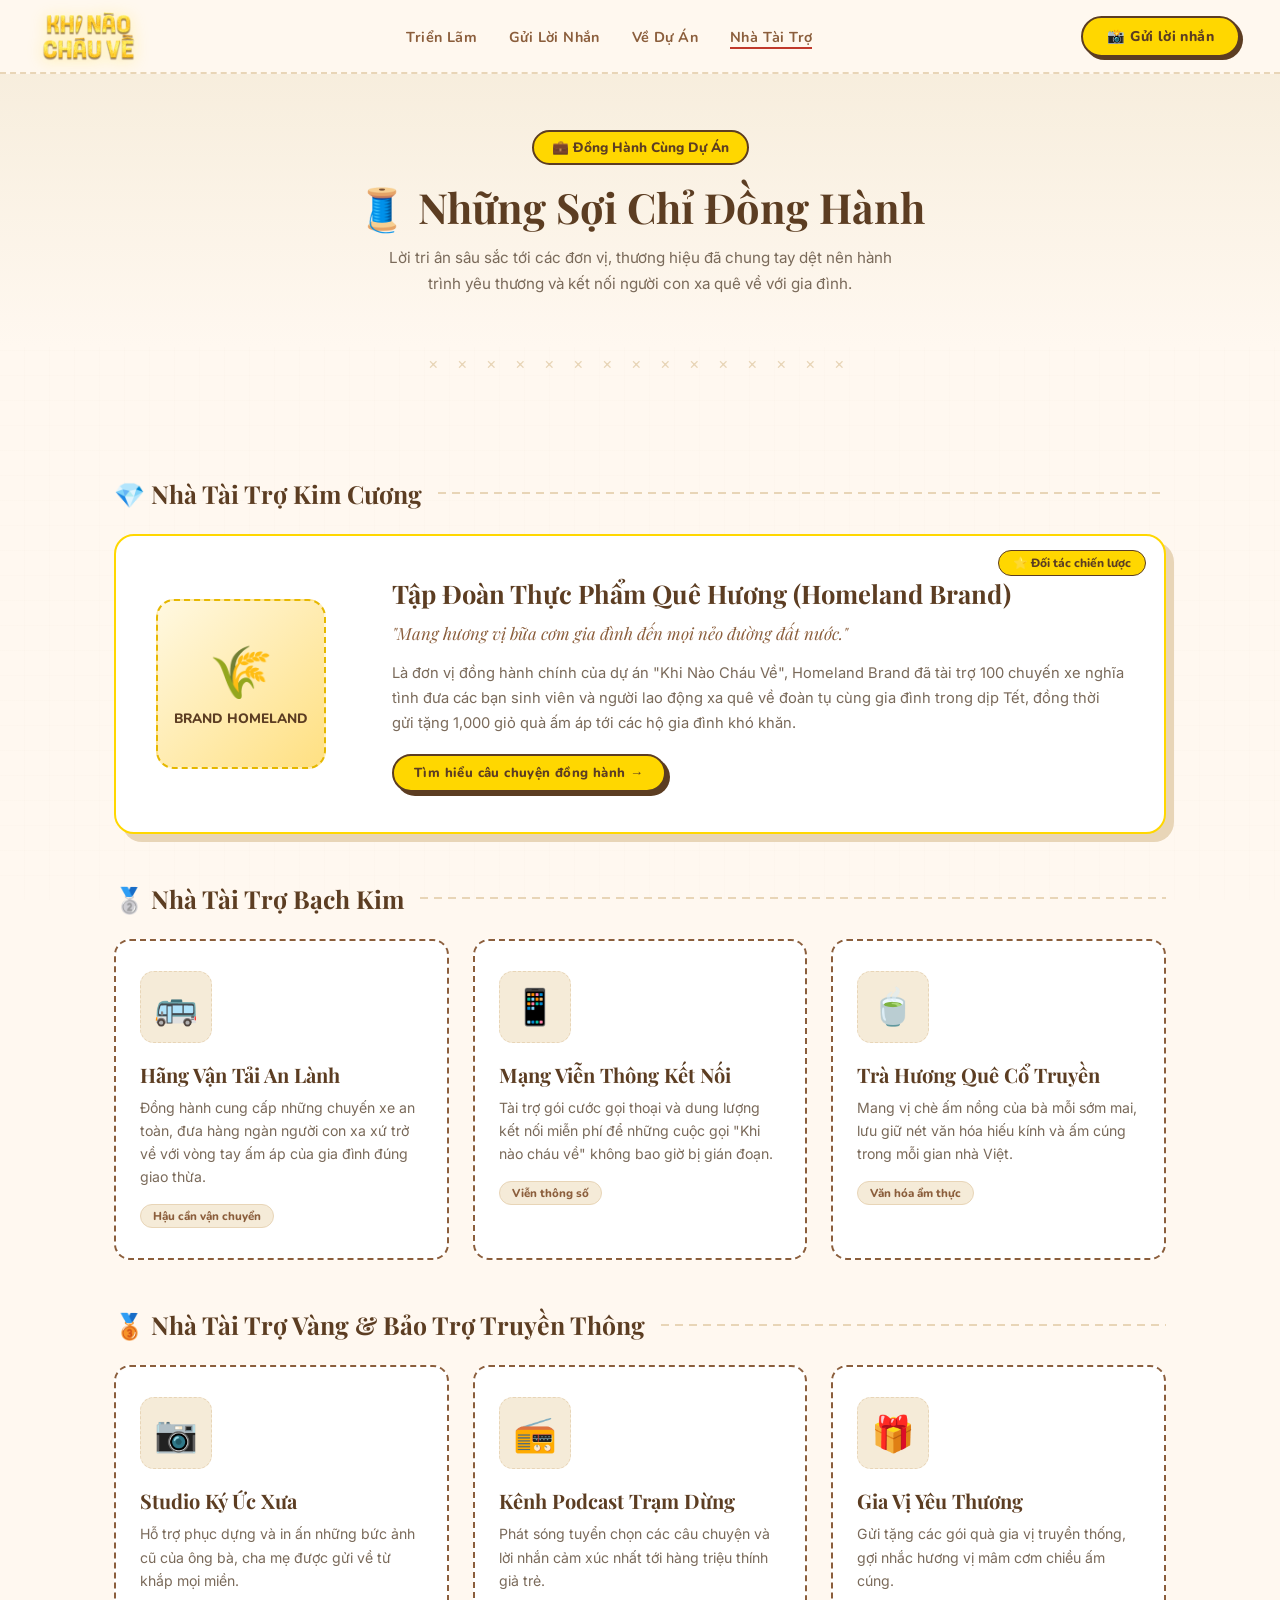
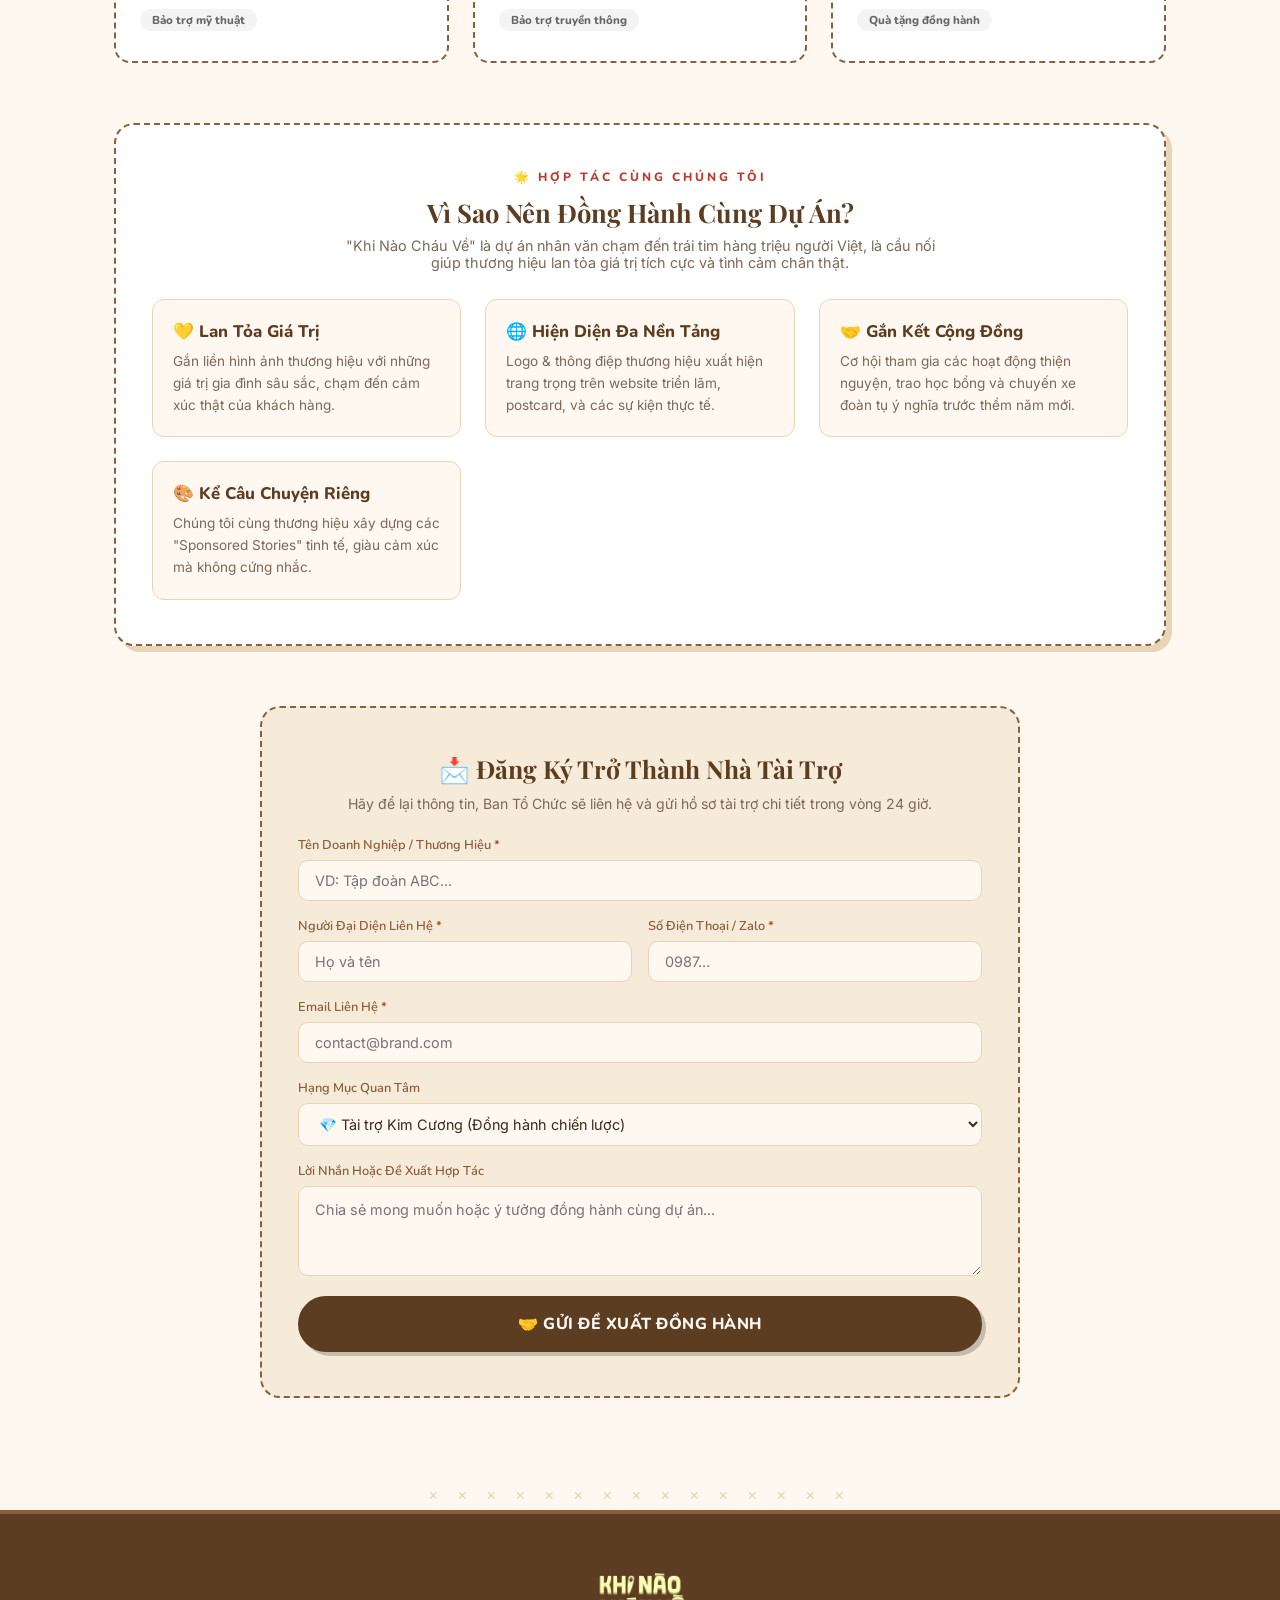
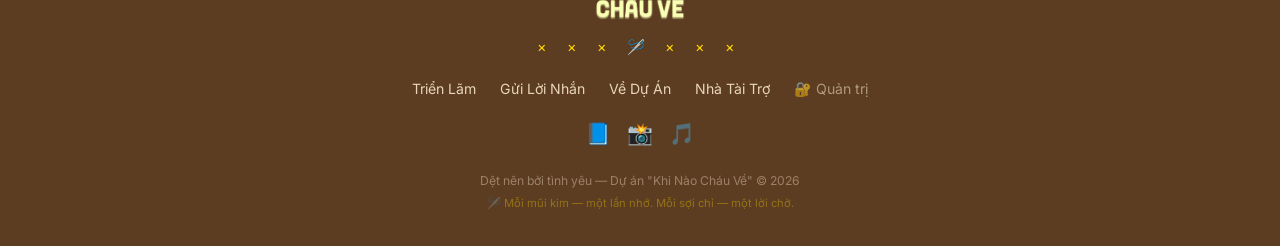
<file: sponsors.html>
<!DOCTYPE html>
<html lang="vi">
<head>
  <meta charset="UTF-8"/>
  <meta name="viewport" content="width=device-width, initial-scale=1.0"/>
  <title>Nhà Tài Trợ — Khi Nào Cháu Về</title>
  <link rel="stylesheet" href="css/style.css"/>
  <style>
    .sponsors-hero {
      padding: 130px 48px 50px;
      text-align: center;
      background: linear-gradient(to bottom, var(--cream2), var(--cream));
      position: relative;
    }
    .sponsors-hero-badge {
      display: inline-block;
      background: var(--yellow);
      color: var(--brown-dark);
      border: 2px solid var(--brown-dark);
      padding: 6px 18px;
      border-radius: 50px;
      font-family: 'Nunito', sans-serif;
      font-weight: 800;
      font-size: .85rem;
      margin-bottom: 16px;
    }
    .sponsors-container {
      max-width: 1100px;
      margin: 0 auto;
      padding: 50px 24px 80px;
    }

    /* Tier Sections */
    .tier-heading {
      display: flex;
      align-items: center;
      gap: 16px;
      margin: 48px 0 24px;
    }
    .tier-heading h2 {
      font-family: 'Playfair Display', serif;
      font-size: 1.55rem;
      color: var(--brown-dark);
      white-space: nowrap;
    }
    .tier-heading-line {
      flex: 1;
      height: 2px;
      background: repeating-linear-gradient(to right, var(--beige), var(--beige) 8px, transparent 8px, transparent 14px);
    }

    /* Featured Diamond Sponsor */
    .diamond-card {
      background: white;
      border: 2.5px solid var(--yellow);
      border-radius: 20px;
      padding: 40px;
      box-shadow: 8px 8px 0 var(--beige);
      display: grid;
      grid-template-columns: 200px 1fr;
      gap: 36px;
      align-items: center;
      position: relative;
      margin-bottom: 30px;
      transition: transform var(--transition);
    }
    .diamond-card:hover {
      transform: translateY(-4px);
    }
    .diamond-badge-corner {
      position: absolute;
      top: 14px;
      right: 18px;
      background: var(--yellow);
      color: var(--brown-dark);
      border: 1.5px solid var(--brown-dark);
      font-family: 'Nunito', sans-serif;
      font-weight: 800;
      font-size: .75rem;
      padding: 4px 14px;
      border-radius: 50px;
    }
    .diamond-logo {
      width: 170px;
      height: 170px;
      border-radius: 18px;
      background: linear-gradient(135deg, #FFF8E1, #FFE082);
      display: flex;
      flex-direction: column;
      align-items: center;
      justify-content: center;
      border: 2px dashed var(--yellow2);
      font-size: 3.2rem;
    }
    .diamond-info h3 {
      font-family: 'Playfair Display', serif;
      font-size: 1.6rem;
      color: var(--brown-dark);
      margin-bottom: 10px;
    }
    .diamond-quote {
      font-family: 'Playfair Display', serif;
      font-style: italic;
      color: var(--brown);
      font-size: 1.05rem;
      margin-bottom: 14px;
      line-height: 1.6;
    }
    .diamond-desc {
      font-size: .92rem;
      color: var(--text-light);
      line-height: 1.7;
      margin-bottom: 18px;
    }

    /* Standard Sponsor Cards */
    .sponsor-showcase-grid {
      display: grid;
      grid-template-columns: repeat(auto-fit, minmax(280px, 1fr));
      gap: 24px;
    }
    .showcase-card {
      background: white;
      border: 2px dashed var(--brown);
      border-radius: 16px;
      padding: 30px 24px;
      position: relative;
      transition: transform var(--transition), box-shadow var(--transition);
    }
    .showcase-card:hover {
      transform: translateY(-5px);
      box-shadow: 6px 6px 0 var(--beige);
    }
    .showcase-logo-wrap {
      width: 72px;
      height: 72px;
      border-radius: 14px;
      background: var(--cream2);
      display: flex;
      align-items: center;
      justify-content: center;
      font-size: 2.2rem;
      margin-bottom: 18px;
      border: 1.5px dashed var(--beige);
    }
    .showcase-title {
      font-family: 'Playfair Display', serif;
      font-size: 1.25rem;
      color: var(--brown-dark);
      margin-bottom: 8px;
    }
    .showcase-story {
      font-size: .88rem;
      color: var(--text-light);
      line-height: 1.65;
      margin-bottom: 16px;
    }
    .showcase-tag {
      display: inline-block;
      font-family: 'Nunito', sans-serif;
      font-weight: 800;
      font-size: .72rem;
      padding: 3px 12px;
      border-radius: 50px;
    }

    /* Benefit section */
    .benefit-box {
      background: white;
      border: 2px dashed var(--brown);
      border-radius: 20px;
      padding: 44px 36px;
      margin: 60px 0;
      box-shadow: 6px 6px 0 var(--beige);
    }
    .benefit-grid {
      display: grid;
      grid-template-columns: repeat(auto-fit, minmax(230px, 1fr));
      gap: 24px;
      margin-top: 28px;
    }
    .benefit-item {
      padding: 20px;
      border-radius: 12px;
      background: var(--cream);
      border: 1.5px solid var(--beige);
    }
    .benefit-item h4 {
      font-family: 'Nunito', sans-serif;
      font-weight: 800;
      color: var(--brown-dark);
      font-size: 1.05rem;
      margin-bottom: 8px;
      display: flex;
      align-items: center;
      gap: 8px;
    }
    .benefit-item p {
      font-size: .85rem;
      color: var(--text-light);
      line-height: 1.6;
    }

    /* Partner Form */
    .partner-form-section {
      background: var(--cream2);
      border: 2px dashed var(--brown);
      border-radius: 20px;
      padding: 44px 36px;
      max-width: 760px;
      margin: 0 auto;
    }
    .partner-form-title {
      font-family: 'Playfair Display', serif;
      font-size: 1.55rem;
      color: var(--brown-dark);
      text-align: center;
      margin-bottom: 10px;
    }

    @media (max-width: 820px) {
      .diamond-card {
        grid-template-columns: 1fr;
        text-align: center;
        padding: 30px 20px;
      }
      .diamond-logo {
        margin: 0 auto;
      }
      .sponsors-hero { padding: 100px 20px 40px; }
      .partner-form-section { padding: 30px 20px; }
    }
  </style>
</head>
<body>
<div class="page-wrap">

<!-- NAVBAR -->
<nav class="navbar">
  <a href="index.html" class="nav-logo"><img src="logo.png" alt="Khi Nào Cháu Về"/></a>
  <ul class="nav-links">
    <li><a href="gallery.html">Triển Lãm</a></li>
    <li><a href="upload.html">Gửi Lời Nhắn</a></li>
    <li><a href="about.html">Về Dự Án</a></li>
    <li><a href="sponsors.html" class="active">Nhà Tài Trợ</a></li>
  </ul>
  <a href="upload.html" class="nav-cta">📸 Gửi lời nhắn</a>
  <button class="nav-hamburger"><span></span><span></span><span></span></button>
</nav>

<!-- HERO -->
<div class="sponsors-hero fade-up">
  <div class="sponsors-hero-badge">💼 Đồng Hành Cùng Dự Án</div>
  <h1 class="section-title">🧵 Những Sợi Chỉ Đồng Hành</h1>
  <p class="section-sub" style="margin: 0 auto;">
    Lời tri ân sâu sắc tới các đơn vị, thương hiệu đã chung tay dệt nên hành trình yêu thương và kết nối người con xa quê về với gia đình.
  </p>
</div>

<div class="stitch-divider">× × × × × × × × × × × × × × ×</div>

<!-- MAIN CONTENT -->
<div class="sponsors-container">

  <!-- DIAMOND SPONSOR SECTION -->
  <div class="tier-heading fade-up">
    <h2>💎 Nhà Tài Trợ Kim Cương</h2>
    <div class="tier-heading-line"></div>
  </div>

  <div class="diamond-card fade-up">
    <div class="diamond-badge-corner">⭐ Đối tác chiến lược</div>
    <div class="diamond-logo">
      <span>🌾</span>
      <span style="font-size:.85rem; font-family:'Nunito',sans-serif; font-weight:800; color:var(--brown-dark); margin-top:6px;">BRAND HOMELAND</span>
    </div>
    <div class="diamond-info">
      <h3>Tập Đoàn Thực Phẩm Quê Hương (Homeland Brand)</h3>
      <div class="diamond-quote">"Mang hương vị bữa cơm gia đình đến mọi nẻo đường đất nước."</div>
      <p class="diamond-desc">
        Là đơn vị đồng hành chính của dự án "Khi Nào Cháu Về", Homeland Brand đã tài trợ 100 chuyến xe nghĩa tình đưa các bạn sinh viên và người lao động xa quê về đoàn tụ cùng gia đình trong dịp Tết, đồng thời gửi tặng 1,000 giỏ quà ấm áp tới các hộ gia đình khó khăn.
      </p>
      <div>
        <a href="#partner-form" class="btn btn-primary btn-sm">Tìm hiểu câu chuyện đồng hành →</a>
      </div>
    </div>
  </div>

  <!-- PLATINUM TIER -->
  <div class="tier-heading fade-up">
    <h2>🥈 Nhà Tài Trợ Bạch Kim</h2>
    <div class="tier-heading-line"></div>
  </div>

  <div class="sponsor-showcase-grid">
    <div class="showcase-card fade-up">
      <div class="showcase-logo-wrap">🚌</div>
      <h3 class="showcase-title">Hãng Vận Tải An Lành</h3>
      <p class="showcase-story">
        Đồng hành cung cấp những chuyến xe an toàn, đưa hàng ngàn người con xa xứ trở về với vòng tay ấm áp của gia đình đúng giao thừa.
      </p>
      <span class="showcase-tag" style="background:var(--cream2); color:var(--brown); border:1.5px solid var(--beige);">Hậu cần vận chuyển</span>
    </div>

    <div class="showcase-card fade-up">
      <div class="showcase-logo-wrap">📱</div>
      <h3 class="showcase-title">Mạng Viễn Thông Kết Nối</h3>
      <p class="showcase-story">
        Tài trợ gói cước gọi thoại và dung lượng kết nối miễn phí để những cuộc gọi "Khi nào cháu về" không bao giờ bị gián đoạn.
      </p>
      <span class="showcase-tag" style="background:var(--cream2); color:var(--brown); border:1.5px solid var(--beige);">Viễn thông số</span>
    </div>

    <div class="showcase-card fade-up">
      <div class="showcase-logo-wrap">🍵</div>
      <h3 class="showcase-title">Trà Hương Quê Cổ Truyền</h3>
      <p class="showcase-story">
        Mang vị chè ấm nồng của bà mỗi sớm mai, lưu giữ nét văn hóa hiếu kính và ấm cúng trong mỗi gian nhà Việt.
      </p>
      <span class="showcase-tag" style="background:var(--cream2); color:var(--brown); border:1.5px solid var(--beige);">Văn hóa ẩm thực</span>
    </div>
  </div>

  <!-- GOLD & MEDIA TIER -->
  <div class="tier-heading fade-up">
    <h2>🥉 Nhà Tài Trợ Vàng & Bảo Trợ Truyền Thông</h2>
    <div class="tier-heading-line"></div>
  </div>

  <div class="sponsor-showcase-grid">
    <div class="showcase-card fade-up">
      <div class="showcase-logo-wrap">📷</div>
      <h3 class="showcase-title">Studio Ký Ức Xưa</h3>
      <p class="showcase-story">
        Hỗ trợ phục dựng và in ấn những bức ảnh cũ của ông bà, cha mẹ được gửi về từ khắp mọi miền.
      </p>
      <span class="showcase-tag" style="background:#f4f4f4; color:#666;">Bảo trợ mỹ thuật</span>
    </div>

    <div class="showcase-card fade-up">
      <div class="showcase-logo-wrap">📻</div>
      <h3 class="showcase-title">Kênh Podcast Trạm Dừng</h3>
      <p class="showcase-story">
        Phát sóng tuyển chọn các câu chuyện và lời nhắn cảm xúc nhất tới hàng triệu thính giả trẻ.
      </p>
      <span class="showcase-tag" style="background:#f4f4f4; color:#666;">Bảo trợ truyền thông</span>
    </div>

    <div class="showcase-card fade-up">
      <div class="showcase-logo-wrap">🎁</div>
      <h3 class="showcase-title">Gia Vị Yêu Thương</h3>
      <p class="showcase-story">
        Gửi tặng các gói quà gia vị truyền thống, gợi nhắc hương vị mâm cơm chiều ấm cúng.
      </p>
      <span class="showcase-tag" style="background:#f4f4f4; color:#666;">Quà tặng đồng hành</span>
    </div>
  </div>

  <!-- SPONSOR BENEFIT OVERVIEW -->
  <div class="benefit-box fade-up">
    <div style="text-align: center;">
      <div class="section-label">🌟 Hợp tác cùng chúng tôi</div>
      <h3 style="font-family:'Playfair Display',serif; font-size:1.6rem; color:var(--brown-dark);">Vì Sao Nên Đồng Hành Cùng Dự Án?</h3>
      <p style="font-size:.9rem; color:var(--text-light); max-width:600px; margin:8px auto 0;">
        "Khi Nào Cháu Về" là dự án nhân văn chạm đến trái tim hàng triệu người Việt, là cầu nối giúp thương hiệu lan tỏa giá trị tích cực và tình cảm chân thật.
      </p>
    </div>

    <div class="benefit-grid">
      <div class="benefit-item">
        <h4>💛 Lan Tỏa Giá Trị</h4>
        <p>Gắn liền hình ảnh thương hiệu với những giá trị gia đình sâu sắc, chạm đến cảm xúc thật của khách hàng.</p>
      </div>

      <div class="benefit-item">
        <h4>🌐 Hiện Diện Đa Nền Tảng</h4>
        <p>Logo & thông điệp thương hiệu xuất hiện trang trọng trên website triển lãm, postcard, và các sự kiện thực tế.</p>
      </div>

      <div class="benefit-item">
        <h4>🤝 Gắn Kết Cộng Đồng</h4>
        <p>Cơ hội tham gia các hoạt động thiện nguyện, trao học bổng và chuyến xe đoàn tụ ý nghĩa trước thềm năm mới.</p>
      </div>

      <div class="benefit-item">
        <h4>🎨 Kể Câu Chuyện Riêng</h4>
        <p>Chúng tôi cùng thương hiệu xây dựng các "Sponsored Stories" tinh tế, giàu cảm xúc mà không cứng nhắc.</p>
      </div>
    </div>
  </div>

  <!-- PARTNER INQUIRY FORM -->
  <div class="partner-form-section fade-up" id="partner-form">
    <h3 class="partner-form-title">📩 Đăng Ký Trở Thành Nhà Tài Trợ</h3>
    <p style="text-align:center; font-size:.88rem; color:var(--text-light); margin-bottom:24px;">
      Hãy để lại thông tin, Ban Tổ Chức sẽ liên hệ và gửi hồ sơ tài trợ chi tiết trong vòng 24 giờ.
    </p>

    <div id="partner-form-content">
      <div class="form-group">
        <label>Tên Doanh Nghiệp / Thương Hiệu <span style="color:var(--red-thread)">*</span></label>
        <input class="form-control" type="text" id="partner-brand" placeholder="VD: Tập đoàn ABC..."/>
      </div>

      <div style="display:grid; grid-template-columns:1fr 1fr; gap:16px;">
        <div class="form-group">
          <label>Người Đại Diện Liên Hệ <span style="color:var(--red-thread)">*</span></label>
          <input class="form-control" type="text" id="partner-name" placeholder="Họ và tên"/>
        </div>
        <div class="form-group">
          <label>Số Điện Thoại / Zalo <span style="color:var(--red-thread)">*</span></label>
          <input class="form-control" type="tel" id="partner-phone" placeholder="0987..."/>
        </div>
      </div>

      <div class="form-group">
        <label>Email Liên Hệ <span style="color:var(--red-thread)">*</span></label>
        <input class="form-control" type="email" id="partner-email" placeholder="contact@brand.com"/>
      </div>

      <div class="form-group">
        <label>Hạng Mục Quan Tâm</label>
        <select class="form-control" id="partner-tier" style="cursor:pointer;">
          <option value="diamond">💎 Tài trợ Kim Cương (Đồng hành chiến lược)</option>
          <option value="platinum">🥈 Tài trợ Bạch Kim</option>
          <option value="gold">🥉 Tài trợ Vàng</option>
          <option value="media">📢 Bảo trợ Truyền thông & Quà tặng</option>
          <option value="other">💡 Hình thức hợp tác khác</option>
        </select>
      </div>

      <div class="form-group">
        <label>Lời Nhắn Hoặc Đề Xuất Hợp Tác</label>
        <textarea class="form-control" id="partner-note" placeholder="Chia sẻ mong muốn hoặc ý tưởng đồng hành cùng dự án..."></textarea>
      </div>

      <button class="btn-submit" onclick="submitPartnerForm()">
        🤝 GỬI ĐỀ XUẤT ĐỒNG HÀNH
      </button>
    </div>

    <!-- Success confirmation state -->
    <div id="partner-success" style="display:none; text-align:center; padding:30px 10px;">
      <div style="font-size:3rem; margin-bottom:12px;">🎉</div>
      <h3 style="font-family:'Playfair Display',serif; font-size:1.4rem; color:var(--brown-dark); margin-bottom:8px;">Gửi Đề Xuất Thành Công!</h3>
      <p style="font-size:.9rem; color:var(--text-light); line-height:1.6;">
        Chân thành cảm ơn quý đơn vị đã quan tâm tới dự án "Khi Nào Cháu Về". Ban Tổ Chức sẽ liên hệ sớm nhất để trao đổi chi tiết.
      </p>
      <button class="btn btn-outline btn-sm" style="margin-top:20px;" onclick="resetPartnerForm()">Gửi đề xuất khác</button>
    </div>
  </div>

</div>

<div class="stitch-divider">× × × × × × × × × × × × × × ×</div>

<!-- FOOTER -->
<footer class="site-footer">
  <img class="footer-logo" src="logo.png" alt="Khi Nào Cháu Về"/>
  <div class="footer-stitch">× × × 🪡 × × ×</div>
  <div class="footer-links">
    <a href="gallery.html">Triển Lãm</a>
    <a href="upload.html">Gửi Lời Nhắn</a>
    <a href="about.html">Về Dự Án</a>
    <a href="sponsors.html">Nhà Tài Trợ</a>
    <a href="admin.html" style="opacity:0.6;" title="Khu vực ban tổ chức">🔐 Quản trị</a>
  </div>
  <div class="footer-socials">
    <a href="#">📘</a><a href="#">📸</a><a href="#">🎵</a>
  </div>
  <div class="footer-copy">Dệt nên bởi tình yêu — Dự án "Khi Nào Cháu Về" © 2026</div>
  <div class="footer-tagline">🪡 Mỗi mũi kim — một lần nhớ. Mỗi sợi chỉ — một lời chờ.</div>
</footer>

</div>

<script src="js/data.js"></script>
<script src="js/main.js"></script>
<script>
  function submitPartnerForm() {
    const brand = document.getElementById('partner-brand').value.trim();
    const name  = document.getElementById('partner-name').value.trim();
    const phone = document.getElementById('partner-phone').value.trim();
    const email = document.getElementById('partner-email').value.trim();

    if (!brand || !name || !phone || !email) {
      showToast('⚠️ Vui lòng điền đầy đủ các thông tin có dấu *');
      return;
    }

    document.getElementById('partner-form-content').style.display = 'none';
    document.getElementById('partner-success').style.display = 'block';
    showToast('✅ Đã ghi nhận đề xuất hợp tác!');
  }

  function resetPartnerForm() {
    document.getElementById('partner-form-content').style.display = 'block';
    document.getElementById('partner-success').style.display = 'none';
    document.getElementById('partner-brand').value = '';
    document.getElementById('partner-name').value = '';
    document.getElementById('partner-phone').value = '';
    document.getElementById('partner-email').value = '';
    document.getElementById('partner-note').value = '';
  }
</script>
</body>
</html>
</file>
<file: css/style.css>
/* ═══════════════════════════════════════════════
   KHI NÀO CHÁU VỀ — Shared Stylesheet
   ═══════════════════════════════════════════════ */

@import url('https://fonts.googleapis.com/css2?family=Playfair+Display:ital,wght@0,400;0,600;0,700;1,400;1,600&family=Nunito:wght@300;400;600;700;800&family=Inter:wght@300;400;500;600&display=swap');

/* ── Variables ── */
:root {
  --cream:        #FFF8F0;
  --cream2:       #F5EBD8;
  --brown:        #8B5E3C;
  --brown-dark:   #5C3D22;
  --yellow:       #FFD700;
  --yellow2:      #E6B800;
  --sage:         #7C9070;
  --red-thread:   #C0392B;
  --beige:        #E8D5B7;
  --text:         #3A2A1A;
  --text-light:   #7A6A5A;
  --shadow:       rgba(92,61,34,.12);
  --radius:       14px;
  --transition:   .25s cubic-bezier(.4,0,.2,1);
}

/* ── Reset ── */
*, *::before, *::after { box-sizing: border-box; margin: 0; padding: 0; }
html { scroll-behavior: smooth; font-size: 16px; }
body {
  font-family: 'Inter', sans-serif;
  background: var(--cream);
  color: var(--text);
  overflow-x: hidden;
  min-height: 100vh;
}
img { max-width: 100%; display: block; }
a  { text-decoration: none; color: inherit; }
ul { list-style: none; }
button { border: none; background: none; font-family: inherit; cursor: pointer; }

/* ── Fabric texture overlay ── */
body::before {
  content: '';
  position: fixed; inset: 0; pointer-events: none; z-index: 0;
  background-image:
    repeating-linear-gradient(0deg, transparent, transparent 24px, rgba(139,94,60,.025) 25px),
    repeating-linear-gradient(90deg, transparent, transparent 24px, rgba(139,94,60,.025) 25px);
}

/* ── Page content above texture ── */
.page-wrap { position: relative; z-index: 1; }

/* ══════════════════
   NAVBAR
══════════════════ */
.navbar {
  position: fixed; top: 0; width: 100%; z-index: 200;
  background: rgba(255,248,240,.96);
  backdrop-filter: blur(14px);
  border-bottom: 2px dashed var(--beige);
  padding: 0 40px;
  display: flex; align-items: center; justify-content: space-between;
  height: 74px;
  transition: box-shadow var(--transition);
}
.navbar.scrolled { box-shadow: 0 4px 24px var(--shadow); }

.nav-logo {
  display: flex;
  align-items: center;
}
.nav-logo img {
  height: 54px;
  width: auto;
  object-fit: contain;
  filter: drop-shadow(0 2px 8px rgba(255,215,0,.35));
  transition: transform var(--transition);
}
.nav-logo:hover img {
  transform: scale(1.06);
}

.nav-links { display: flex; gap: 32px; }
.nav-links a {
  font-family: 'Nunito', sans-serif; font-weight: 700; font-size: .9rem;
  color: var(--brown); letter-spacing: .4px; padding-bottom: 2px;
  position: relative;
}
.nav-links a::after {
  content: ''; position: absolute; bottom: 0; left: 0;
  width: 0; height: 2px; background: var(--red-thread);
  transition: width var(--transition);
}
.nav-links a:hover::after,
.nav-links a.active::after { width: 100%; }

.nav-cta {
  background: var(--yellow); color: var(--brown-dark);
  font-family: 'Nunito', sans-serif; font-weight: 800; font-size: .88rem;
  border: 2.5px solid var(--brown-dark); border-radius: 50px;
  padding: 9px 24px; letter-spacing: .4px;
  box-shadow: 3px 3px 0 var(--brown-dark);
  transition: transform var(--transition), box-shadow var(--transition);
}
.nav-cta:hover { transform: translate(-2px,-2px); box-shadow: 5px 5px 0 var(--brown-dark); }

.nav-hamburger { display: none; flex-direction: column; gap: 5px; padding: 4px; }
.nav-hamburger span { display: block; width: 24px; height: 2.5px; background: var(--brown); border-radius: 2px; transition: all .3s; }

/* ══════════════════
   BUTTONS
══════════════════ */
.btn {
  display: inline-flex; align-items: center; gap: 8px;
  font-family: 'Nunito', sans-serif; font-weight: 800;
  border-radius: 50px; padding: 13px 32px; font-size: .95rem;
  letter-spacing: .4px; cursor: pointer;
  transition: transform var(--transition), box-shadow var(--transition);
}
.btn-primary {
  background: var(--yellow); color: var(--brown-dark);
  border: 2.5px solid var(--brown-dark);
  box-shadow: 4px 4px 0 var(--brown-dark);
}
.btn-primary:hover { transform: translate(-3px,-3px); box-shadow: 7px 7px 0 var(--brown-dark); }

.btn-dark {
  background: var(--brown-dark); color: var(--cream);
  border: 2.5px solid var(--brown-dark);
  box-shadow: 4px 4px 0 rgba(0,0,0,.2);
}
.btn-dark:hover { transform: translate(-2px,-2px); box-shadow: 6px 6px 0 rgba(0,0,0,.2); }

.btn-outline {
  background: transparent; color: var(--brown);
  border: 2.5px solid var(--brown);
}
.btn-outline:hover { background: var(--brown); color: var(--cream); }

.btn-sm { padding: 8px 20px; font-size: .82rem; }

/* ══════════════════
   SECTION COMMONS
══════════════════ */
section { padding: 80px 48px; }

.section-label {
  font-family: 'Nunito', sans-serif; font-weight: 800;
  font-size: .75rem; letter-spacing: 3px; text-transform: uppercase;
  color: var(--red-thread); margin-bottom: 10px;
}
.section-title {
  font-family: 'Playfair Display', serif;
  font-size: clamp(1.8rem, 3.5vw, 2.6rem);
  color: var(--brown-dark); line-height: 1.25; margin-bottom: 12px;
}
.section-sub {
  font-size: .95rem; color: var(--text-light);
  max-width: 520px; line-height: 1.7;
}
.section-header-center { text-align: center; margin-bottom: 48px; }
.section-header-center .section-sub { margin: 0 auto; }

/* ══════════════════
   STITCH DIVIDER
══════════════════ */
.stitch-divider {
  text-align: center; letter-spacing: 7px;
  color: var(--beige); font-size: 1rem;
  padding: 6px 0; position: relative; z-index: 1;
}

/* ══════════════════
   CARDS (Gallery)
══════════════════ */
.card {
  background: white;
  border: 2px dashed var(--brown);
  border-radius: var(--radius);
  overflow: hidden; position: relative;
  transition: transform var(--transition), box-shadow var(--transition);
  cursor: pointer;
}
.card:hover {
  transform: translateY(-6px) rotate(.4deg);
  box-shadow: 8px 8px 0 var(--beige);
}
/* stitch corner marks */
.card::before { content: '✕'; position: absolute; top: 7px; left: 10px;  font-size: .68rem; color: var(--brown); opacity: .45; z-index: 2; }
.card::after  { content: '✕'; position: absolute; top: 7px; right: 10px; font-size: .68rem; color: var(--brown); opacity: .45; z-index: 2; }

.card-img-wrap { width: 100%; overflow: hidden; }
.card-img-wrap img { width: 100%; height: 100%; object-fit: cover; transition: transform .4s; }
.card:hover .card-img-wrap img { transform: scale(1.04); }

.card-placeholder {
  display: flex; align-items: center; justify-content: center;
  font-size: 3rem; color: var(--beige); background: var(--cream2);
}

.card-body { padding: 14px 16px 18px; }
.card-message {
  font-family: 'Playfair Display', serif; font-style: italic;
  font-size: .875rem; color: var(--text); line-height: 1.65; margin-bottom: 10px;
}
.card-meta { display: flex; align-items: center; gap: 7px; flex-wrap: wrap; }
.card-name  { font-family: 'Nunito', sans-serif; font-weight: 700; font-size: .78rem; color: var(--brown); }
.card-dot   { color: var(--beige); }
.card-loc   { font-size: .74rem; color: var(--text-light); }
.card-date  { font-size: .7rem;  color: var(--text-light); }

.card-tag {
  margin-left: auto; font-size: .68rem;
  font-family: 'Nunito', sans-serif; font-weight: 700;
  padding: 3px 10px; border-radius: 50px; border: 1.5px solid currentColor;
}
.tag-miss      { color: #6B8FB5; }
.tag-proud     { color: var(--sage); }
.tag-happy     { color: #E67E22; }
.tag-gratitude { color: var(--red-thread); }

.card-sponsor-badge {
  position: absolute; top: 10px; left: 10px; z-index: 3;
  background: var(--yellow); color: var(--brown-dark);
  font-family: 'Nunito', sans-serif; font-weight: 800;
  font-size: .62rem; padding: 3px 10px; border-radius: 50px;
  border: 1.5px solid var(--brown-dark);
}

/* ══════════════════
   MASONRY GRID
══════════════════ */
.masonry {
  columns: 4; column-gap: 20px;
  max-width: 1240px; margin: 0 auto;
}
.masonry .card { break-inside: avoid; margin-bottom: 20px; }
@media (max-width: 1100px) { .masonry { columns: 3; } }
@media (max-width: 720px)  { .masonry { columns: 2; } }
@media (max-width: 460px)  { .masonry { columns: 1; } }

/* ══════════════════
   FILTER BAR
══════════════════ */
.filter-bar {
  display: flex; gap: 10px; flex-wrap: wrap; justify-content: center;
  margin-bottom: 36px;
}
.filter-tag {
  font-family: 'Nunito', sans-serif; font-weight: 700; font-size: .82rem;
  padding: 7px 18px; border-radius: 50px;
  border: 2px solid var(--beige); background: white;
  color: var(--text-light); cursor: pointer; transition: all var(--transition);
}
.filter-tag.active, .filter-tag:hover {
  border-color: var(--brown); background: var(--brown); color: white;
}

/* ══════════════════
   FORM ELEMENTS
══════════════════ */
.form-box {
  background: white; border: 2px dashed var(--brown);
  border-radius: 20px; padding: 36px;
  box-shadow: 6px 6px 0 var(--beige);
  position: relative;
}
.form-box::before { content: '✕'; position: absolute; top: 10px; left: 14px;  font-size: .78rem; color: var(--brown); opacity: .35; }
.form-box::after  { content: '✕'; position: absolute; top: 10px; right: 14px; font-size: .78rem; color: var(--brown); opacity: .35; }
.form-box-corners-bottom::before { content: ''; }

.form-title {
  font-family: 'Playfair Display', serif; font-size: 1.4rem;
  color: var(--brown-dark); margin-bottom: 24px; text-align: center;
}

.form-group { margin-bottom: 16px; }
.form-group label {
  display: block; font-size: .8rem; font-weight: 600;
  color: var(--brown); margin-bottom: 6px; font-family: 'Nunito', sans-serif;
}
.form-control {
  width: 100%; padding: 11px 16px;
  border: 1.5px solid var(--beige); border-radius: 10px;
  font-family: 'Inter', sans-serif; font-size: .9rem;
  color: var(--text); background: var(--cream);
  outline: none; transition: border-color var(--transition);
}
.form-control:focus { border-color: var(--brown); }
textarea.form-control { resize: vertical; min-height: 90px; line-height: 1.6; }

.char-count { text-align: right; font-size: .72rem; color: var(--text-light); margin-top: 3px; }

.drop-zone {
  border: 2px dashed var(--beige); border-radius: 12px;
  padding: 32px 20px; text-align: center; background: var(--cream);
  cursor: pointer; transition: border-color var(--transition), background var(--transition);
  margin-bottom: 16px;
}
.drop-zone.drag-over { border-color: var(--brown); background: rgba(139,94,60,.05); }
.drop-zone:hover { border-color: var(--brown); }
.drop-zone-icon { font-size: 2.2rem; margin-bottom: 8px; }
.drop-zone p { font-size: .84rem; color: var(--text-light); line-height: 1.5; }
.drop-zone p u { color: var(--brown); cursor: pointer; }

.preview-wrap {
  display: flex; flex-wrap: wrap; gap: 10px; margin-bottom: 16px;
}
.preview-img {
  width: 80px; height: 80px; object-fit: cover;
  border-radius: 8px; border: 2px solid var(--beige);
}

.emotion-row { display: flex; gap: 8px; flex-wrap: wrap; margin-bottom: 18px; }
.emotion-chip {
  font-size: .78rem; font-family: 'Nunito', sans-serif; font-weight: 700;
  padding: 6px 14px; border-radius: 50px;
  border: 1.5px solid var(--beige); background: white;
  color: var(--text-light); cursor: pointer; transition: all var(--transition);
}
.emotion-chip:hover, .emotion-chip.active {
  border-color: var(--red-thread); color: var(--red-thread);
  background: rgba(192,57,43,.06);
}

.anon-row {
  display: flex; align-items: center; gap: 8px; margin-top: -8px; margin-bottom: 16px;
}
.anon-row input[type=checkbox] { width: 16px; height: 16px; accent-color: var(--brown); cursor: pointer; }
.anon-row label { font-size: .82rem; color: var(--text-light); cursor: pointer; }

.btn-submit {
  width: 100%; padding: 15px;
  background: var(--brown-dark); color: var(--cream);
  font-family: 'Nunito', sans-serif; font-weight: 800; font-size: 1rem;
  border: 2.5px solid var(--brown-dark); border-radius: 50px; cursor: pointer;
  letter-spacing: .5px; box-shadow: 4px 4px 0 rgba(0,0,0,.2);
  transition: transform var(--transition), box-shadow var(--transition);
  display: flex; align-items: center; justify-content: center; gap: 8px;
}
.btn-submit:hover { transform: translate(-2px,-2px); box-shadow: 6px 6px 0 rgba(0,0,0,.25); }

/* ══════════════════
   SPONSOR CARDS
══════════════════ */
.sponsor-grid {
  display: grid; grid-template-columns: repeat(auto-fit, minmax(220px,1fr));
  gap: 20px; max-width: 1000px; margin: 0 auto;
}
.sponsor-card {
  border: 2px dashed var(--beige); border-radius: 18px;
  padding: 28px 20px; text-align: center; background: white;
  transition: transform var(--transition), box-shadow var(--transition), border-color var(--transition);
  cursor: pointer; position: relative;
}
.sponsor-card::before { content: '✕'; position: absolute; top: 8px; left: 10px;  font-size: .68rem; color: var(--beige); }
.sponsor-card::after  { content: '✕'; position: absolute; top: 8px; right: 10px; font-size: .68rem; color: var(--beige); }
.sponsor-card:hover { transform: translateY(-5px); box-shadow: 6px 6px 0 var(--beige); border-color: var(--brown); }
.sponsor-logo-box {
  width: 72px; height: 72px; border-radius: 18px; background: var(--cream2);
  margin: 0 auto 14px; display: flex; align-items: center; justify-content: center;
  font-size: 2rem;
}
.sponsor-name { font-family: 'Playfair Display', serif; font-size: 1.1rem; color: var(--brown-dark); margin-bottom: 6px; }
.sponsor-desc { font-size: .8rem; color: var(--text-light); line-height: 1.55; }
.sponsor-tier {
  display: inline-block; margin-top: 12px;
  font-size: .68rem; font-family: 'Nunito', sans-serif; font-weight: 800;
  padding: 3px 12px; border-radius: 50px;
  background: var(--yellow); color: var(--brown-dark); border: 1.5px solid var(--brown-dark);
}
.sponsor-tier.silver { background: var(--beige); border-color: var(--brown); color: var(--brown-dark); }
.sponsor-tier.bronze { background: #f0f0f0; border-color: #ccc; color: #666; }

/* ══════════════════
   FOOTER
══════════════════ */
.site-footer {
  background: var(--brown-dark); color: var(--cream);
  padding: 56px 48px 36px; text-align: center;
  border-top: 4px solid var(--brown);
  position: relative; z-index: 1;
}
.footer-logo { height: 52px; margin: 0 auto 16px; filter: brightness(0) invert(1) sepia(1) saturate(5) hue-rotate(5deg); }
.footer-stitch { letter-spacing: 8px; color: var(--yellow); font-size: .9rem; margin-bottom: 24px; }
.footer-links  { display: flex; gap: 24px; justify-content: center; flex-wrap: wrap; margin-bottom: 24px; }
.footer-links a { color: var(--beige); font-size: .88rem; transition: color var(--transition); }
.footer-links a:hover { color: var(--yellow); }
.footer-socials { display: flex; gap: 16px; justify-content: center; margin-bottom: 24px; }
.footer-socials a { color: var(--yellow); font-size: 1.3rem; transition: transform var(--transition); }
.footer-socials a:hover { transform: scale(1.2); }
.footer-copy { font-size: .76rem; color: rgba(232,213,183,.45); line-height: 1.8; }
.footer-tagline { color: rgba(255,215,0,.35); font-size: .7rem; margin-top: 4px; }

/* ══════════════════
   MODAL
══════════════════ */
.modal-overlay {
  position: fixed; inset: 0; z-index: 500;
  background: rgba(0,0,0,.55); backdrop-filter: blur(4px);
  display: flex; align-items: center; justify-content: center;
  padding: 20px; opacity: 0; pointer-events: none;
  transition: opacity var(--transition);
}
.modal-overlay.open { opacity: 1; pointer-events: all; }

.modal {
  background: var(--cream); border: 2px dashed var(--brown);
  border-radius: 20px; max-width: 580px; width: 100%;
  max-height: 90vh; overflow-y: auto;
  transform: translateY(20px); transition: transform var(--transition);
  position: relative;
}
.modal-overlay.open .modal { transform: translateY(0); }
.modal-close {
  position: absolute; top: 14px; right: 16px; font-size: 1.3rem;
  color: var(--text-light); cursor: pointer; transition: color var(--transition);
  background: none; border: none; font-family: inherit;
}
.modal-close:hover { color: var(--red-thread); }
.modal-img { width: 100%; max-height: 360px; object-fit: cover; border-radius: 18px 18px 0 0; }
.modal-body { padding: 24px 28px 32px; }
.modal-message {
  font-family: 'Playfair Display', serif; font-style: italic;
  font-size: 1.1rem; color: var(--text); line-height: 1.75; margin-bottom: 16px;
}
.modal-meta { display: flex; gap: 10px; flex-wrap: wrap; align-items: center; }
.modal-name { font-family: 'Nunito', sans-serif; font-weight: 700; color: var(--brown); }
.modal-loc  { font-size: .85rem; color: var(--text-light); }
.modal-date { font-size: .8rem; color: var(--text-light); margin-left: auto; }

/* ══════════════════
   TOAST NOTIFICATION
══════════════════ */
.toast {
  position: fixed; bottom: 28px; left: 50%; transform: translateX(-50%) translateY(80px);
  background: var(--brown-dark); color: var(--cream);
  font-family: 'Nunito', sans-serif; font-weight: 700; font-size: .9rem;
  padding: 12px 28px; border-radius: 50px;
  box-shadow: 0 8px 32px rgba(0,0,0,.2);
  z-index: 999; transition: transform .4s cubic-bezier(.22,1,.36,1);
  pointer-events: none;
}
.toast.show { transform: translateX(-50%) translateY(0); }

/* ══════════════════
   SCROLL ANIMATIONS
══════════════════ */
.fade-up {
  opacity: 0; transform: translateY(28px);
  transition: opacity .6s ease, transform .6s ease;
}
.fade-up.visible { opacity: 1; transform: translateY(0); }

/* ══════════════════
   NEEDLE SVG SHARED
══════════════════ */
.needle-float { animation: needle-float 4s ease-in-out infinite; }
.needle-sway  { animation: needle-sway  5s ease-in-out infinite; }

@keyframes needle-float {
  0%,100% { transform: translateY(0) rotate(-5deg); }
  50%      { transform: translateY(-14px) rotate(5deg); }
}
@keyframes needle-sway {
  0%,100% { transform: translateY(-50%) rotate(-3deg); }
  50%      { transform: translateY(-52%) rotate(3deg); }
}
@keyframes thread-draw {
  from { stroke-dashoffset: 1000; }
  to   { stroke-dashoffset: 0; }
}
@keyframes fade-in-up {
  from { opacity: 0; transform: translateY(24px); }
  to   { opacity: 1; transform: translateY(0); }
}

/* ══════════════════
   RESPONSIVE
══════════════════ */
@media (max-width: 900px) {
  .navbar { padding: 0 24px; }
  .nav-links { display: none; }
  .nav-links.open { display: flex; flex-direction: column; position: absolute; top: 68px; left: 0; width: 100%; background: var(--cream); padding: 16px 24px; border-bottom: 2px dashed var(--beige); gap: 16px; }
  .nav-hamburger { display: flex; }
  section { padding: 60px 24px; }
}
@media (max-width: 600px) {
  section { padding: 48px 16px; }
  .site-footer { padding: 40px 20px 24px; }
}
</file>
